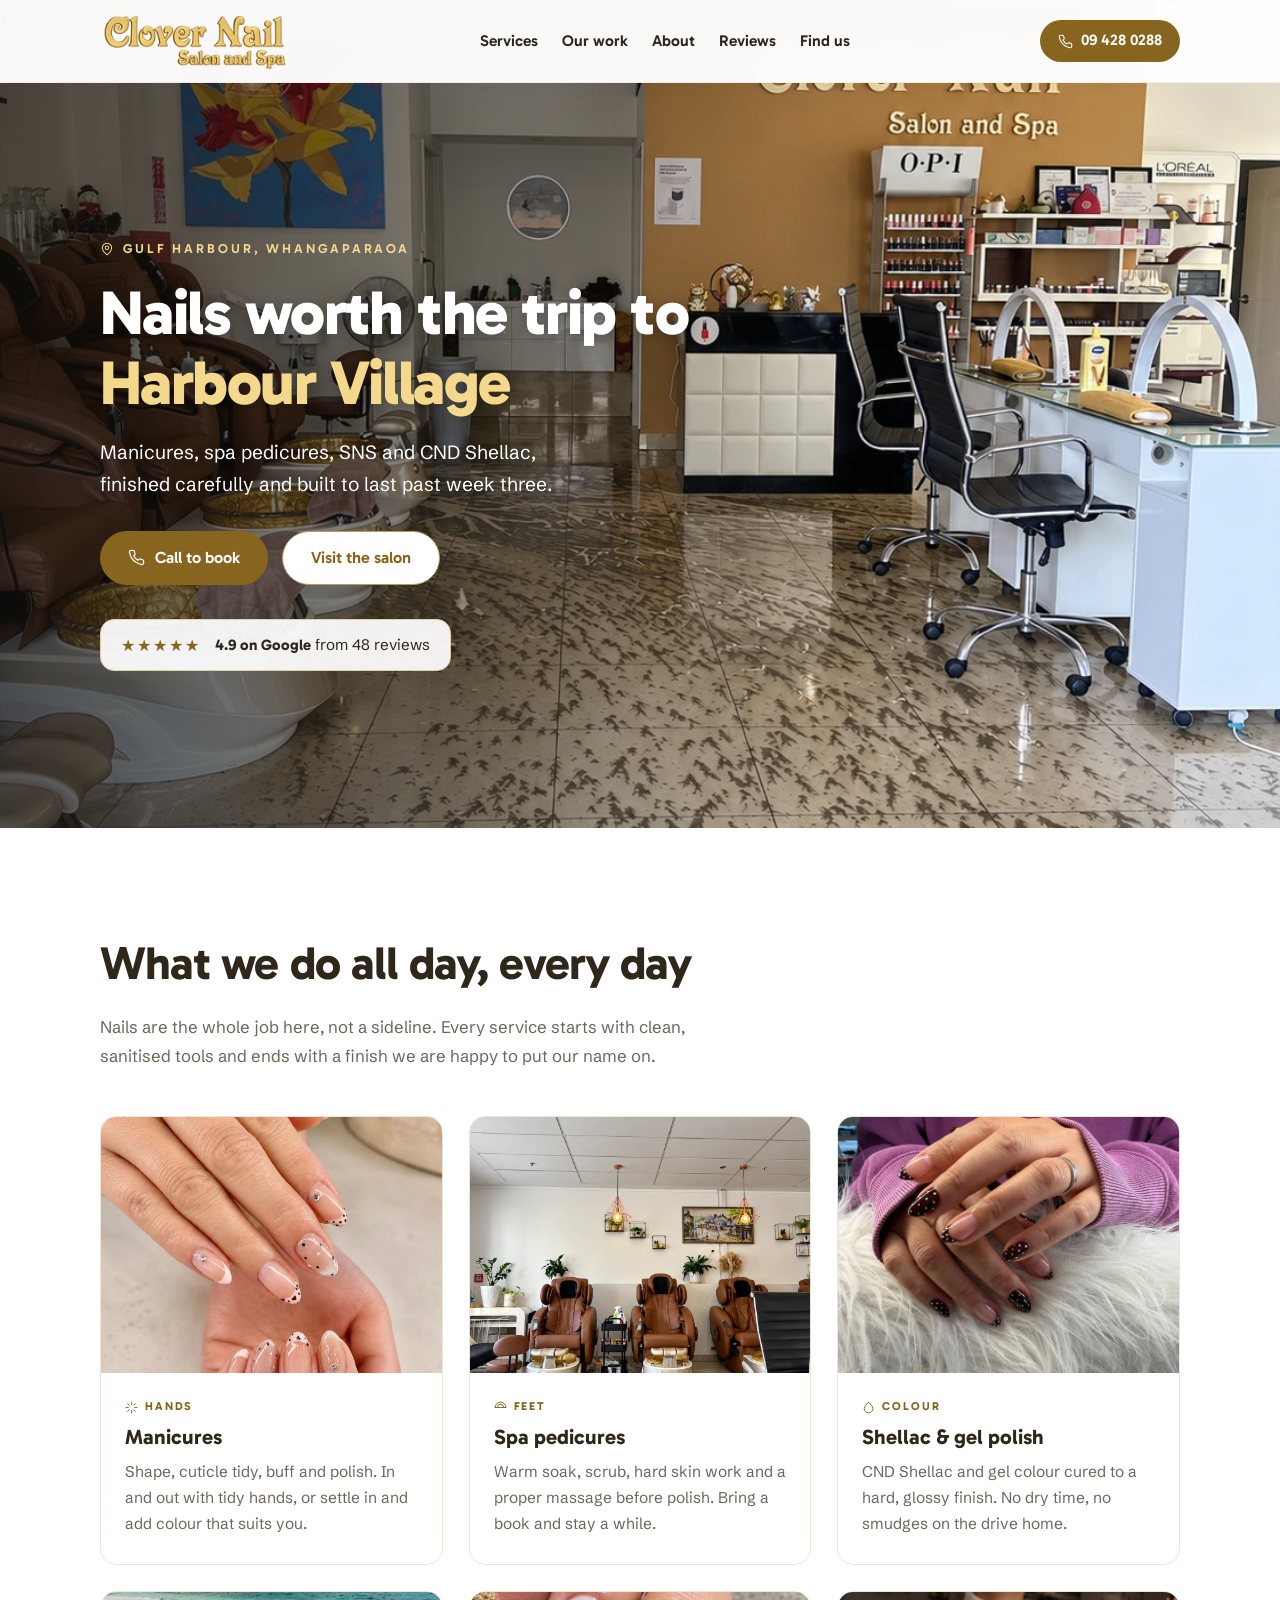
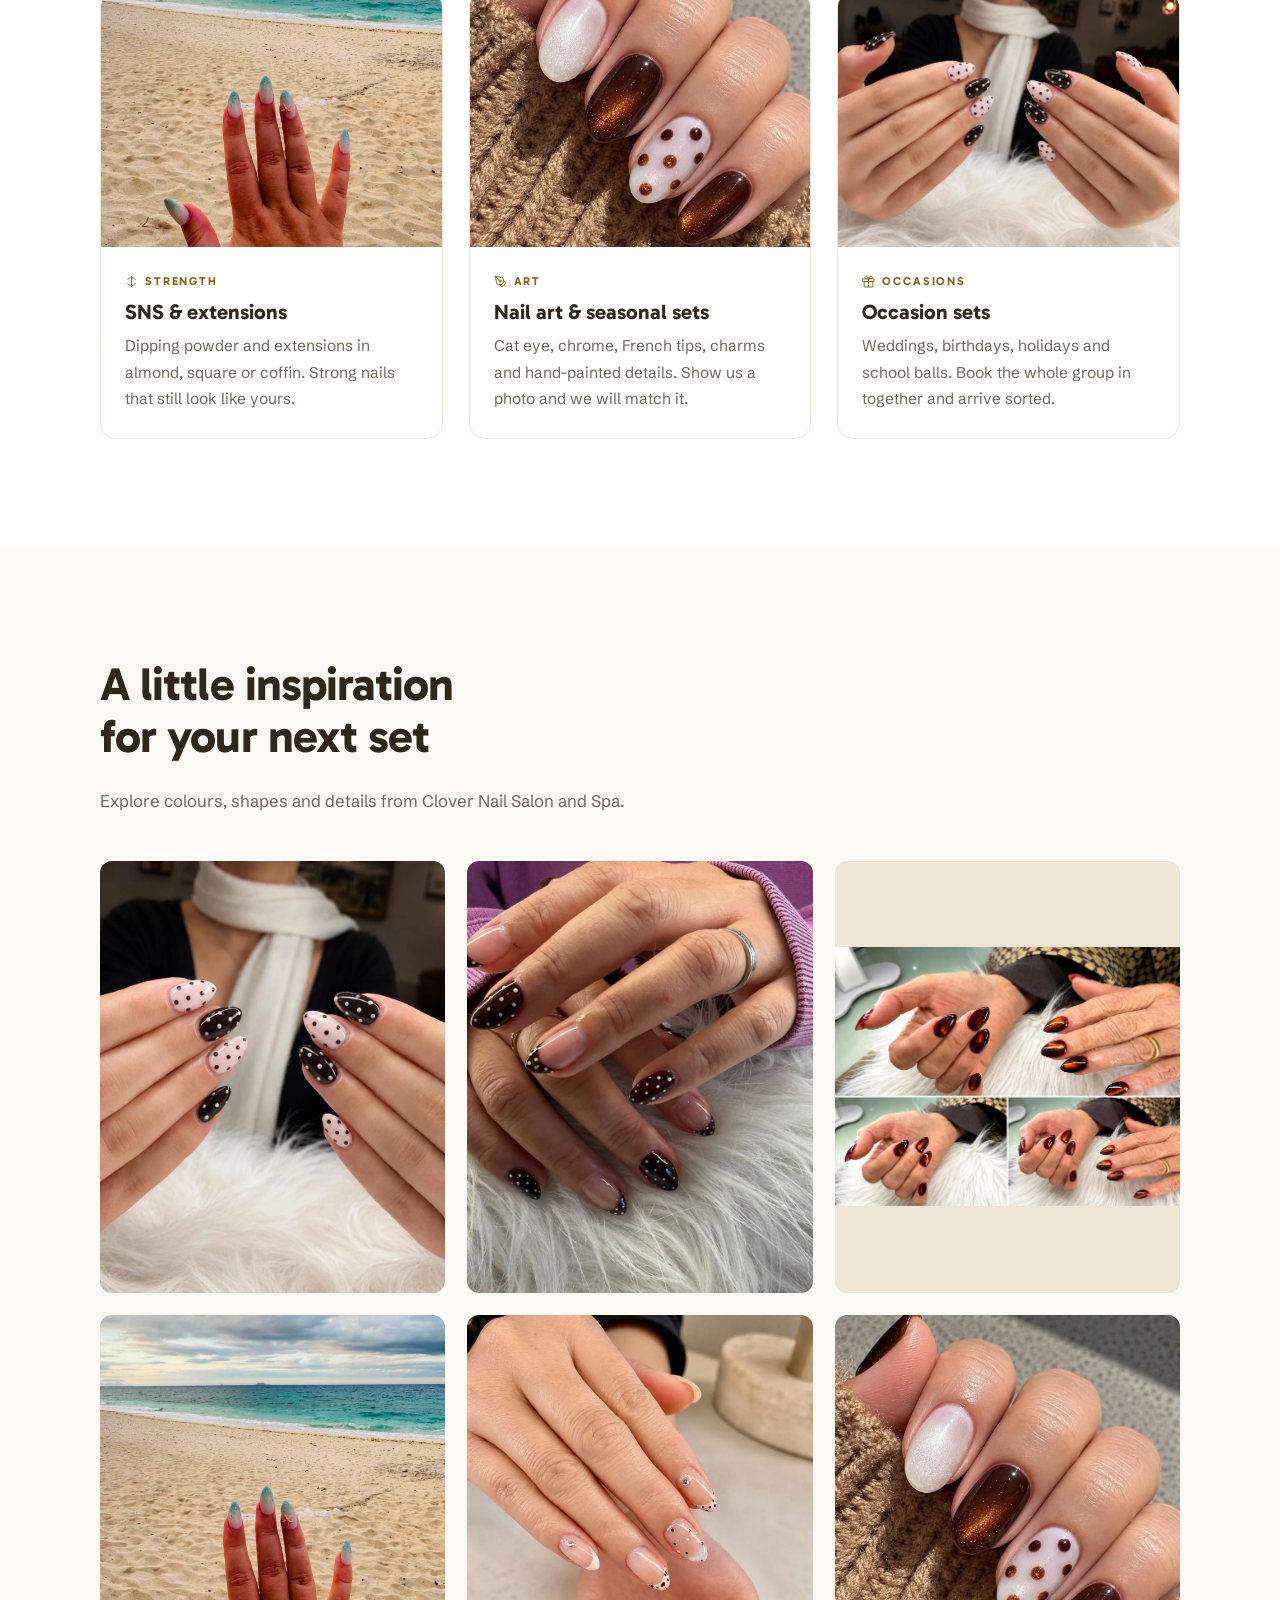
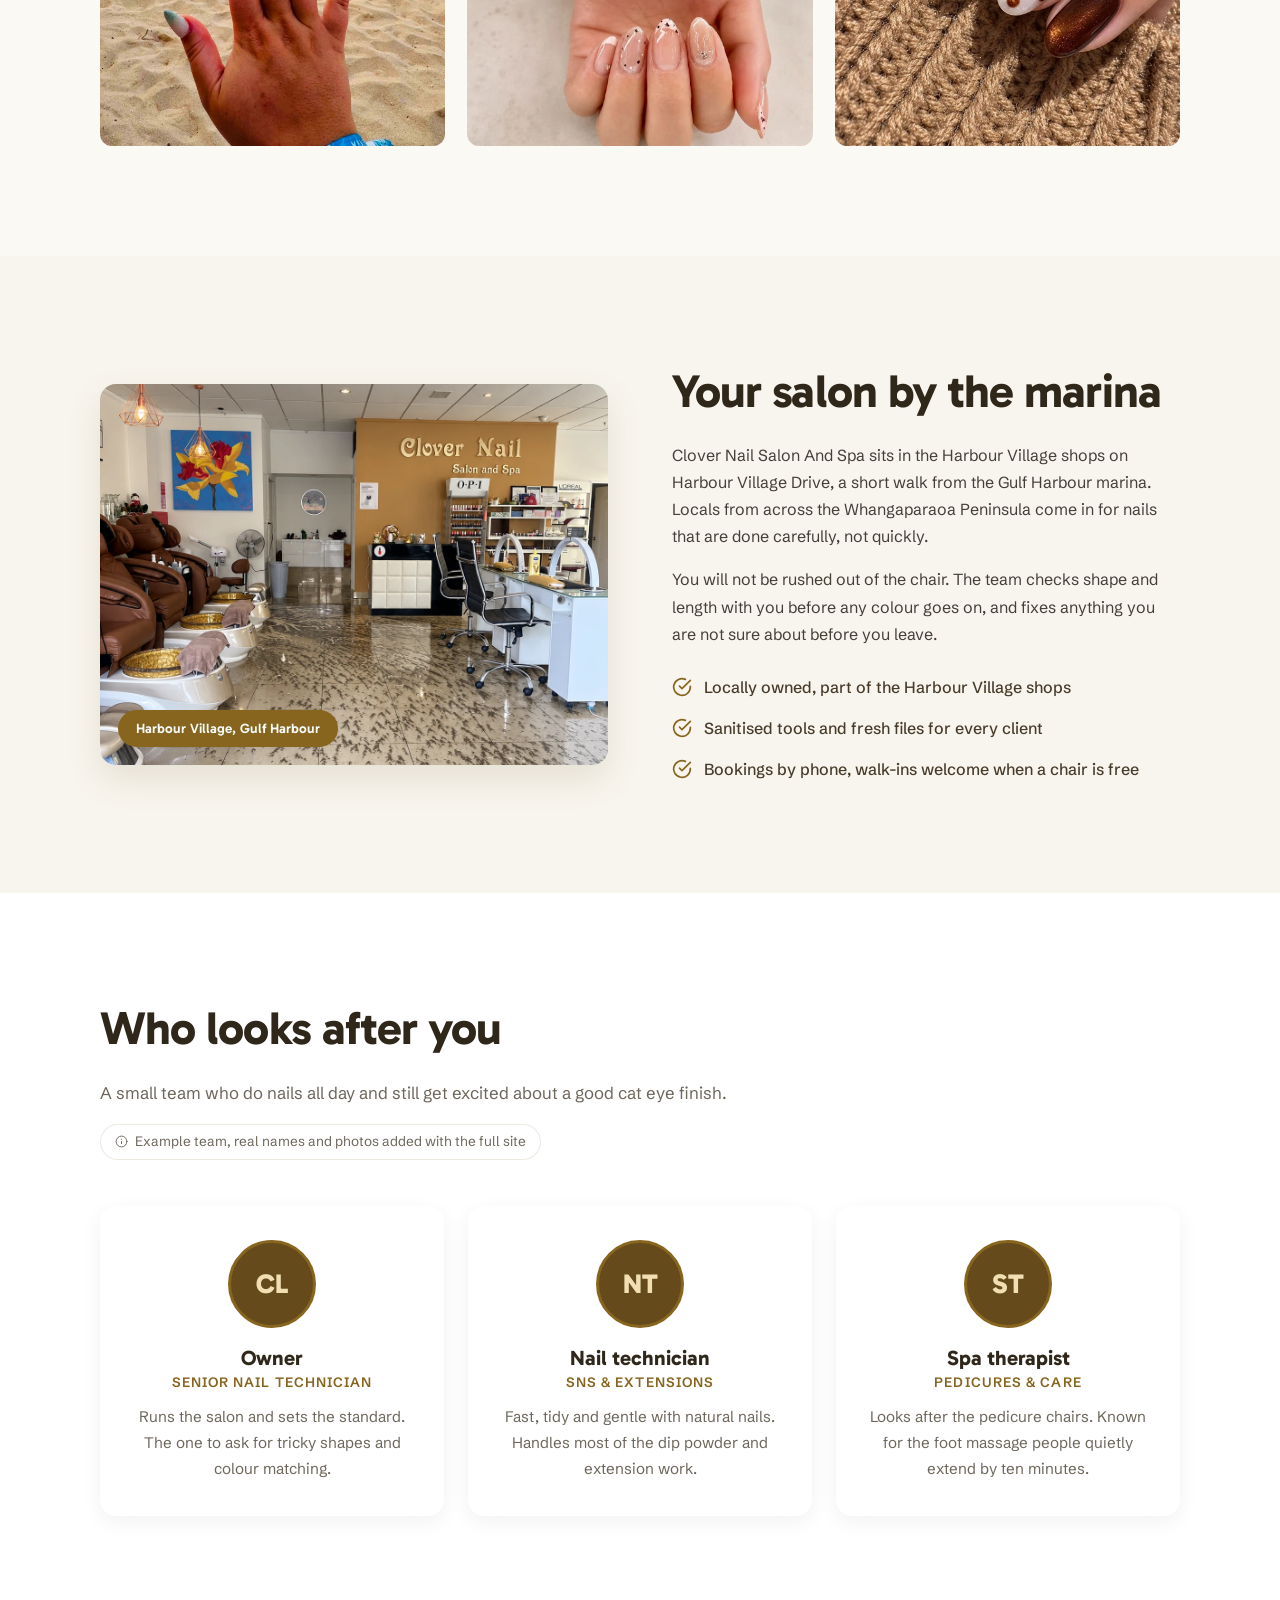
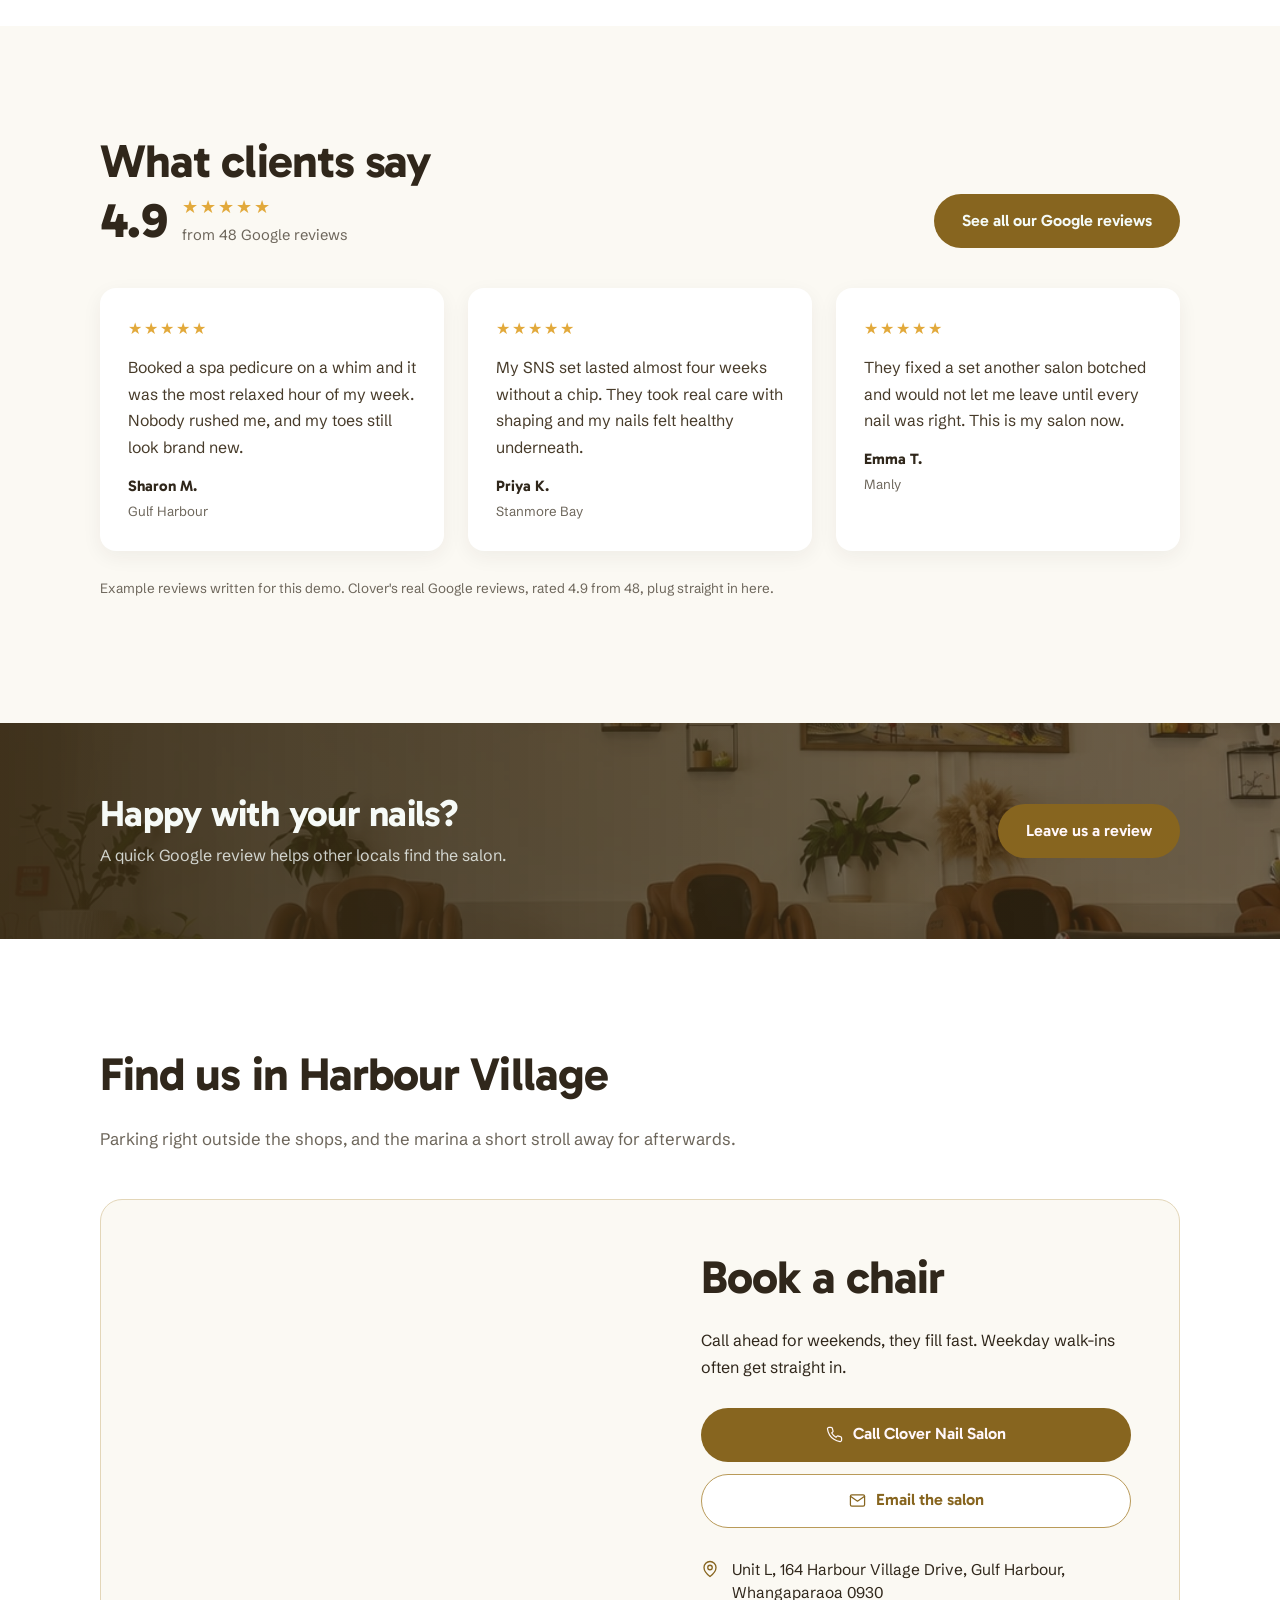
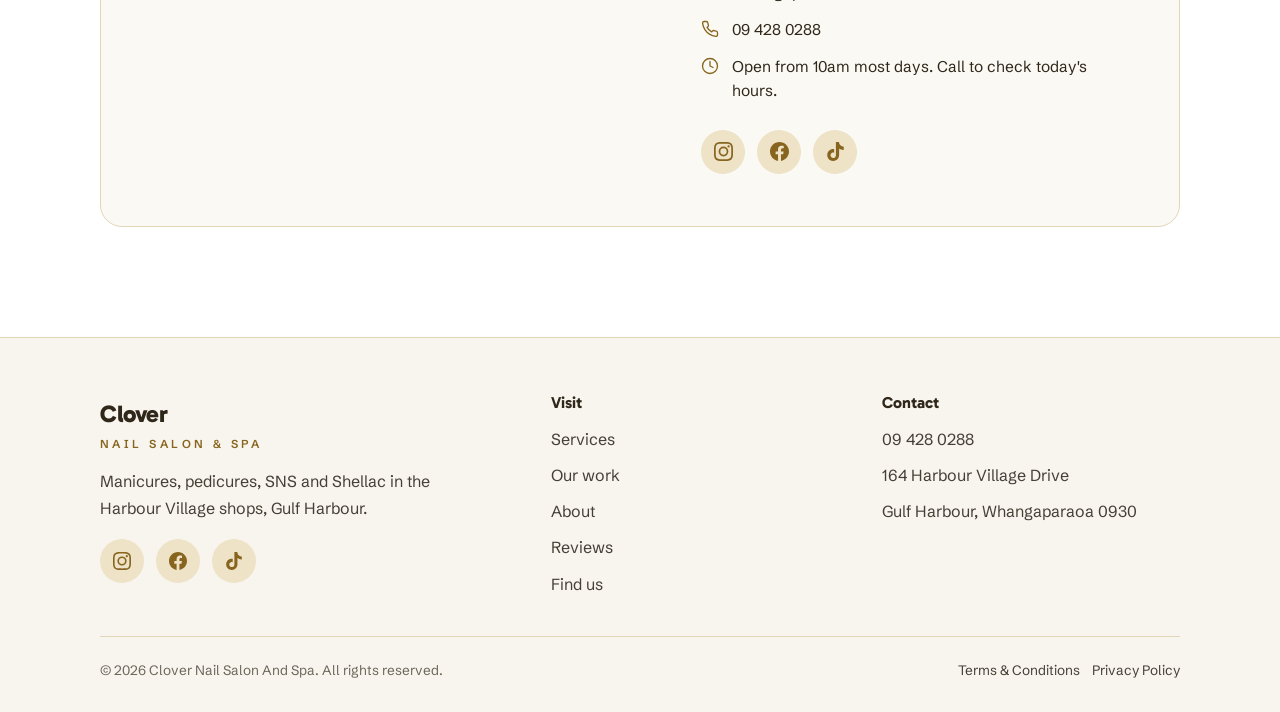
<file: index.html>
<!DOCTYPE html>
<html lang="en-NZ">
<head>
<meta charset="UTF-8">
<meta name="viewport" content="width=device-width, initial-scale=1">
<title>Clover Nail Salon And Spa | Nail Salon, Gulf Harbour</title>
<meta name="description" content="Manicures, spa pedicures, SNS and CND Shellac at Harbour Village, Gulf Harbour. Clover Nail Salon And Spa, rated 4.9 on Google. Call 09 428 0288 to book.">
<meta property="og:title" content="Clover Nail Salon And Spa | Nail Salon, Gulf Harbour">
<meta property="og:description" content="Manicures, spa pedicures, SNS and CND Shellac at Harbour Village, Gulf Harbour. Rated 4.9 on Google.">
<meta property="og:type" content="website">
<meta property="og:image" content="img/studio-interior.webp">
<link rel="icon" href="data:image/svg+xml,%3Csvg xmlns='http://www.w3.org/2000/svg' viewBox='0 0 64 64'%3E%3Crect width='64' height='64' rx='16' fill='%2387651f'/%3E%3Ctext x='32' y='44' font-family='Georgia,serif' font-size='36' font-weight='bold' fill='%23ffffff' text-anchor='middle'%3EC%3C/text%3E%3C/svg%3E">
<link rel="preload" as="image" href="img/studio-interior.webp" fetchpriority="high">
<link rel="preconnect" href="https://fonts.googleapis.com">
<link rel="preconnect" href="https://fonts.gstatic.com" crossorigin>
<link href="https://fonts.googleapis.com/css2?family=Gabarito:wght@500;600;700;800&family=Schibsted+Grotesk:ital,wght@0,400;0,500;0,600;0,700;1,400&display=swap" rel="stylesheet">
<style>
:root{
  --ink:#30271b;
  --ink-2:#473b2a;
  --green:#87651f;
  --green-deep:#654b1c;
  --rose:#87651f;
  --rose-soft:#f1dfb3;
  --bg:#ffffff;
  --bone:#f8f5ee;
  --blush:#fbf9f3;
  --text:#453f36;
  --muted:#6d665b;
  --radius:16px;
  --shadow:0 14px 34px rgba(112,83,29,.13);
  --ease:cubic-bezier(.16,1,.3,1);
}
*,*::before,*::after{box-sizing:border-box}
html{scroll-behavior:smooth}
body{margin:0;font-family:"Schibsted Grotesk",sans-serif;font-size:16px;line-height:1.7;color:var(--text);background:var(--bg);overflow-x:hidden}
img{max-width:100%;image-orientation:from-image}
h1,h2,h3,h4{font-family:"Gabarito",sans-serif;color:var(--ink);line-height:1.12;margin:0 0 .5em}
h2{font-size:clamp(1.9rem,4.5vw,2.9rem);font-weight:700;letter-spacing:-.02em;text-wrap:balance}
h3{font-size:1.3rem;font-weight:700}
p{margin:0 0 1em}
a{color:var(--green)}
::selection{background:var(--rose-soft);color:var(--ink)}
.wrap{max-width:1120px;margin:0 auto;padding:0 20px}
.svc-grid>*,.about-grid>*,.crew-grid>*,.rev-grid>*,.contact-card>*,.foot-grid>*{min-width:0}
section{padding:84px 0}
@media(min-width:768px){section{padding:110px 0}}

/* buttons */
.btn{display:inline-flex;align-items:center;justify-content:center;gap:10px;font-family:"Gabarito",sans-serif;font-weight:600;font-size:1.02rem;line-height:1;padding:0 28px;height:54px;border-radius:999px;text-decoration:none;transition:transform .3s var(--ease),box-shadow .3s var(--ease),background .3s var(--ease);white-space:nowrap}
.btn:active{transform:scale(.98)}
.btn svg{flex:none}
.btn-primary{background:var(--green);color:#f4faf7}
.btn-primary:hover{background:var(--green-deep);transform:translateY(-2px);box-shadow:0 12px 26px rgba(112,83,29,.28)}
.btn-rose{background:var(--rose);color:#fff7fa}
.btn-rose:hover{background:#654b1c;transform:translateY(-2px);box-shadow:0 12px 26px rgba(135,101,31,.32)}
.btn-ghost{background:rgba(255,255,255,.13);color:#fff;border:1px solid rgba(255,255,255,.45);backdrop-filter:blur(6px)}
.btn-ghost:hover{background:rgba(255,255,255,.24);transform:translateY(-2px)}

/* intro overlay */
#intro{position:fixed;inset:0;z-index:200;background:var(--green-deep);display:flex;align-items:center;justify-content:center;flex-direction:column;gap:10px;transition:opacity .7s var(--ease),visibility .7s}
#intro .intro-name{font-family:"Gabarito",sans-serif;font-weight:800;font-size:clamp(2rem,6vw,3.4rem);color:#f4faf7;letter-spacing:-.02em;opacity:0;transform:translateY(14px);animation:introUp .8s var(--ease) .15s forwards}
#intro .intro-sub{font-size:.95rem;letter-spacing:.32em;text-transform:uppercase;color:var(--rose-soft);opacity:0;animation:introUp .8s var(--ease) .4s forwards}
#intro.done{opacity:0;visibility:hidden;pointer-events:none}
@keyframes introUp{to{opacity:1;transform:translateY(0)}}

/* nav */
header{position:fixed;top:0;left:0;right:0;z-index:100;background:rgba(255,255,255,.86);backdrop-filter:blur(14px);border-bottom:1px solid rgba(112,83,29,.08);transition:box-shadow .3s}
header.scrolled{box-shadow:0 6px 24px rgba(48,39,27,.08)}
.nav{display:flex;align-items:center;justify-content:space-between;height:68px;gap:16px}
.logo{font-family:"Gabarito",sans-serif;text-decoration:none;line-height:1;display:flex;flex-direction:column;gap:2px}
.logo .l1{font-weight:800;font-size:1.5rem;color:var(--green);letter-spacing:-.02em}
.logo .l2{font-size:.72rem;font-weight:600;letter-spacing:.3em;text-transform:uppercase;color:var(--rose)}
.nav-links{display:none;align-items:center;gap:30px;list-style:none;margin:0;padding:0}
.nav-links a{font-family:"Gabarito",sans-serif;font-weight:600;font-size:.98rem;color:var(--ink);text-decoration:none;transition:color .25s}
.nav-links a:hover{color:var(--rose)}
.nav-phone{display:none;align-items:center;gap:8px;height:42px;padding:0 18px;border-radius:999px;background:var(--green);color:#f4faf7;font-family:"Gabarito",sans-serif;font-weight:600;font-size:.95rem;line-height:1;text-decoration:none;transition:background .25s,transform .25s}
.nav-phone:hover{background:var(--green-deep);transform:translateY(-1px)}
.nav-burger{display:flex;flex-direction:column;justify-content:center;gap:5px;width:46px;height:46px;padding:11px;background:none;border:0;cursor:pointer}
.nav-burger span{display:block;height:2px;background:var(--ink);border-radius:2px;transition:transform .3s var(--ease),opacity .3s}
.nav-burger.open span:nth-child(1){transform:translateY(7px) rotate(45deg)}
.nav-burger.open span:nth-child(2){opacity:0}
.nav-burger.open span:nth-child(3){transform:translateY(-7px) rotate(-45deg)}
#mobileMenu{display:none;flex-direction:column;gap:4px;padding:10px 20px 22px;background:rgba(255,255,255,.98);border-bottom:1px solid rgba(112,83,29,.1)}
#mobileMenu.open{display:flex}
#mobileMenu a{font-family:"Gabarito",sans-serif;font-weight:600;font-size:1.1rem;color:var(--ink);text-decoration:none;padding:12px 4px;border-bottom:1px solid rgba(112,83,29,.07)}
#mobileMenu a.m-call{margin-top:10px;background:var(--green);color:#f4faf7;border:0;border-radius:999px;text-align:center;padding:14px}
@media(min-width:900px){
  .nav-links{display:flex}
  .nav-phone{display:inline-flex}
  .nav-burger,#mobileMenu{display:none!important}
}

/* hero */
.hero{position:relative;min-height:100dvh;display:flex;align-items:center;background:var(--green-deep);overflow:hidden;padding:110px 0 70px}
.hero-slides{position:absolute;inset:0}
.hero-slide{position:absolute;inset:0;background-size:cover;background-position:center;opacity:0;transition:opacity 1.6s ease}
.hero-slide.active{opacity:1}
.hero::after{content:"";position:absolute;inset:0;background:linear-gradient(180deg,rgba(20,52,40,.62) 0%,rgba(20,52,40,.5) 45%,rgba(16,42,32,.72) 100%)}
.hero-inner{position:relative;z-index:2;max-width:1120px;margin:0 auto;padding:0 20px;width:100%}
.hero-eyebrow{display:inline-flex;align-items:center;gap:9px;font-family:"Gabarito",sans-serif;font-weight:600;font-size:.82rem;letter-spacing:.22em;text-transform:uppercase;color:var(--rose-soft);margin-bottom:18px}
.hero-eyebrow svg{flex:none}
.hero h1{font-size:clamp(2.4rem,5.8vw,3.9rem);font-weight:800;color:#fdfdfb;letter-spacing:-.025em;max-width:20ch;margin-bottom:18px}
.hero h1 em{font-style:normal;color:var(--rose-soft)}
.hero-sub{font-size:clamp(1.02rem,2vw,1.2rem);color:rgba(250,252,250,.92);max-width:46ch;margin-bottom:30px}
.hero-ctas{display:flex;flex-wrap:wrap;gap:14px;margin-bottom:34px}
.hero-review{display:inline-flex;align-items:center;gap:14px;padding:14px 20px;border-radius:14px;background:rgba(255,255,255,.12);border:1px solid rgba(255,255,255,.28);backdrop-filter:blur(10px);color:#fff}
.hero-review .stars{color:#f6c76d;letter-spacing:2px;font-size:1.02rem;line-height:1}
.hero-review .hr-text{font-size:.95rem;line-height:1.4}
.hero-review .hr-text strong{font-family:"Gabarito",sans-serif;font-weight:700}
.hero-review a{color:#fff}

/* section headings */
.sec-head{max-width:640px;margin-bottom:46px}
.sec-head p{color:var(--muted);font-size:1.05rem}
.sec-head.center{margin-left:auto;margin-right:auto;text-align:center}

/* services */
.svc-grid{display:grid;grid-template-columns:1fr;gap:26px}
@media(min-width:640px){.svc-grid{grid-template-columns:repeat(2,1fr)}}
@media(min-width:1000px){.svc-grid{grid-template-columns:repeat(3,1fr)}}
.svc-card{background:#fff;border-radius:var(--radius);overflow:hidden;box-shadow:0 6px 20px rgba(48,39,27,.07);transition:transform .35s var(--ease),box-shadow .35s var(--ease)}
.svc-card:hover{transform:translateY(-6px);box-shadow:var(--shadow)}
.svc-card figure{margin:0;aspect-ratio:4/3;overflow:hidden}
.svc-card img{width:100%;height:100%;object-fit:cover;display:block;filter:saturate(.85) contrast(1.05);transition:transform .6s var(--ease)}
.svc-card:hover img{transform:scale(1.05)}
.svc-body{padding:22px 24px 26px}
.svc-tag{display:inline-flex;align-items:center;gap:7px;font-family:"Gabarito",sans-serif;font-size:.72rem;font-weight:700;letter-spacing:.16em;text-transform:uppercase;color:var(--rose);margin-bottom:8px}
.svc-body p{margin:0;color:var(--muted);font-size:.97rem}

/* about */
.about{background:var(--bone)}
.about-grid{display:grid;grid-template-columns:1fr;gap:44px;align-items:center}
@media(min-width:900px){.about-grid{grid-template-columns:1fr 1fr;gap:64px}}
.about-photo{position:relative}
.about-photo img{width:100%;height:auto;aspect-ratio:4/3;object-fit:cover;border-radius:var(--radius);filter:saturate(.85) contrast(1.05);box-shadow:var(--shadow);display:block}
.about-photo::after{content:"Harbour Village, Gulf Harbour";position:absolute;left:18px;bottom:18px;background:var(--green);color:#f4faf7;font-family:"Gabarito",sans-serif;font-weight:600;font-size:.85rem;line-height:1;padding:12px 18px;border-radius:999px}
.about-check{list-style:none;margin:26px 0 0;padding:0;display:flex;flex-direction:column;gap:14px}
.about-check li{display:flex;gap:12px;align-items:flex-start;font-weight:500;color:var(--ink-2)}
.about-check svg{flex:none;margin-top:3px;color:var(--rose)}

/* crew */
.crew-note{font-size:.85rem;color:var(--muted);display:inline-flex;align-items:center;gap:7px;background:#fff;border:1px solid rgba(112,83,29,.12);border-radius:999px;padding:7px 14px;line-height:1.45}
.crew-grid{display:grid;grid-template-columns:1fr;gap:24px;margin-top:38px}
@media(min-width:700px){.crew-grid{grid-template-columns:repeat(3,1fr)}}
.crew-card{background:#fff;border-radius:var(--radius);padding:34px 26px;text-align:center;box-shadow:0 6px 20px rgba(48,39,27,.06);transition:transform .35s var(--ease)}
.crew-card:hover{transform:translateY(-5px)}
.crew-avatar{width:88px;height:88px;margin:0 auto 18px;border-radius:50%;background:var(--green-deep);color:var(--rose-soft);display:flex;align-items:center;justify-content:center;font-family:"Gabarito",sans-serif;font-weight:800;font-size:1.7rem;border:3px solid var(--rose)}
.crew-card h3{margin-bottom:2px}
.crew-role{font-size:.85rem;font-weight:600;letter-spacing:.08em;text-transform:uppercase;color:var(--rose);margin-bottom:10px}
.crew-card p{margin:0;color:var(--muted);font-size:.95rem}

/* reviews */
.reviews{background:var(--blush)}
.rev-top{display:flex;flex-wrap:wrap;align-items:flex-end;justify-content:space-between;gap:20px;margin-bottom:40px}
.rev-score{display:flex;align-items:center;gap:14px}
.rev-score .big{font-family:"Gabarito",sans-serif;font-weight:800;font-size:3rem;color:var(--ink);line-height:1}
.rev-score .stars{color:#e2a93b;font-size:1.1rem;letter-spacing:2px;line-height:1.3}
.rev-score .cnt{font-size:.92rem;color:var(--muted)}
.rev-grid{display:grid;grid-template-columns:1fr;gap:24px}
@media(min-width:800px){.rev-grid{grid-template-columns:repeat(3,1fr)}}
.rev-card{background:#fff;border-radius:var(--radius);padding:28px;box-shadow:0 6px 20px rgba(48,39,27,.06);display:flex;flex-direction:column;gap:12px}
.rev-card .stars{color:#e2a93b;letter-spacing:2px;font-size:.98rem}
.rev-card blockquote{margin:0;font-size:.99rem;color:var(--ink-2)}
.rev-card .who{font-family:"Gabarito",sans-serif;font-weight:700;color:var(--ink);font-size:.95rem}
.rev-card .who span{display:block;font-family:"Schibsted Grotesk",sans-serif;font-weight:400;color:var(--muted);font-size:.83rem}
.rev-badge{margin-top:26px;font-size:.84rem;color:var(--muted)}

/* review banner */
.rev-banner{background:var(--green-deep);padding:70px 0}
.rev-banner .inner{display:flex;flex-wrap:wrap;align-items:center;justify-content:space-between;gap:26px}
.rev-banner h2{color:#f6faf7;margin:0;font-size:clamp(1.6rem,3.6vw,2.3rem)}
.rev-banner p{color:rgba(244,250,247,.8);margin:8px 0 0;max-width:44ch}

/* contact */
.contact-card{background:var(--green-deep);border-radius:22px;overflow:hidden;display:grid;grid-template-columns:1fr;box-shadow:0 20px 50px rgba(112,83,29,.25)}
@media(min-width:900px){.contact-card{grid-template-columns:1.05fr 1fr}}
.contact-map{min-height:320px;order:2}
@media(min-width:900px){.contact-map{order:1}}
.contact-map iframe{width:100%;height:100%;min-height:320px;border:0;display:block}
.contact-info{order:1;padding:40px 28px}
@media(min-width:900px){.contact-info{order:2;padding:52px 48px}}
.contact-info h2{color:#f6faf7}
.contact-info>p{color:rgba(244,250,247,.82);margin-bottom:26px}
.contact-btns{display:flex;flex-direction:column;gap:12px;margin-bottom:30px}
.contact-btns .btn{width:100%}
.c-rows{display:flex;flex-direction:column;gap:14px;margin-bottom:28px}
.c-row{display:flex;gap:13px;align-items:flex-start;color:rgba(246,250,247,.92);font-size:.97rem;line-height:1.5}
.c-row svg{flex:none;margin-top:2px;color:var(--rose-soft)}
.c-row a{color:#fff;text-decoration:none}
.c-row a:hover{text-decoration:underline}
.socials{display:flex;gap:12px}
.socials a{width:44px;height:44px;border-radius:50%;display:flex;align-items:center;justify-content:center;background:rgba(255,255,255,.12);color:#fff;transition:background .25s,transform .25s}
.socials a:hover{background:var(--rose);transform:translateY(-2px)}

/* footer */
footer{background:var(--ink);color:rgba(240,245,241,.75);padding:56px 0 30px}
.foot-grid{display:grid;grid-template-columns:1fr;gap:34px;margin-bottom:38px}
@media(min-width:800px){.foot-grid{grid-template-columns:1.4fr 1fr 1fr}}
.foot-logo .l1{font-family:"Gabarito",sans-serif;font-weight:800;font-size:1.5rem;color:#f4faf7;letter-spacing:-.02em}
.foot-logo .l2{font-size:.72rem;font-weight:600;letter-spacing:.3em;text-transform:uppercase;color:#e5ce97}
footer h3{color:#f4faf7;font-size:1rem;margin-bottom:14px}
footer ul{list-style:none;margin:0;padding:0;display:flex;flex-direction:column;gap:9px}
footer a{color:rgba(240,245,241,.75);text-decoration:none;transition:color .25s}
footer a:hover{color:var(--rose-soft)}
.foot-bottom{border-top:1px solid rgba(255,255,255,.1);padding-top:22px;display:flex;flex-wrap:wrap;justify-content:space-between;gap:12px;font-size:.85rem;color:rgba(240,245,241,.55)}
footer .socials a{background:rgba(255,255,255,.08)}

/* reveal */
.reveal{opacity:0;transform:translateY(26px);transition:opacity .8s var(--ease),transform .8s var(--ease)}
.reveal.in{opacity:1;transform:none}

@media (prefers-reduced-motion: reduce){
  html{scroll-behavior:auto}
  *,*::before,*::after{animation-duration:.01ms!important;animation-iteration-count:1!important;transition-duration:.01ms!important}
  .reveal{opacity:1;transform:none}
  #intro{display:none}
}
.logo img{display:block;width:190px;height:auto;max-height:62px;object-fit:contain}a:focus-visible,button:focus-visible{outline:3px solid #b89142;outline-offset:5px}
</style>
<style>
/* Gold and white brand treatment */
header{background:rgba(255,255,255,.97)}
.nav{height:82px}.nav-links{gap:24px}
#intro{background:#fff}#intro>img{width:min(380px,80vw);height:auto}
.hero{background:#f4eee2;min-height:780px;min-height:92svh;padding-top:150px}
.hero-slide{background-position:72% 53%;background-size:cover}
.hero::after{background:linear-gradient(90deg,rgba(255,255,255,.97) 0%,rgba(255,255,255,.91) 28%,rgba(255,255,255,.62) 52%,rgba(255,255,255,.06) 82%)}
.hero h1{color:var(--ink);max-width:17ch}.hero h1 em{color:var(--green)}
.hero-eyebrow{color:var(--green)}.hero-sub{color:var(--text);max-width:40ch}
.hero .btn-ghost{background:#fff;color:var(--green);border-color:#b99a59;backdrop-filter:none}
.hero-review{background:rgba(255,255,255,.93);border-color:#dfcfaa;color:var(--ink);backdrop-filter:none}
.hero-review .stars{color:#87651f}
.svc-card img,.about-photo img{filter:none}
.svc-card{border:1px solid #eee5d5;box-shadow:none}
.nail-gallery{background:#fbf9f3}.nail-gallery-grid{display:grid;grid-template-columns:repeat(3,minmax(0,1fr));gap:22px}
.nail-gallery-grid figure{margin:0;overflow:hidden;border-radius:12px;background:#eee5d5}
.nail-gallery-grid a{display:block;height:100%}.nail-gallery-grid img{display:block;width:100%;height:100%;aspect-ratio:4/5;object-fit:cover}
.nail-gallery-grid figure:nth-child(3) img{object-fit:contain}
.rev-banner{background:linear-gradient(90deg,rgba(57,43,20,.94),rgba(57,43,20,.65)),url('img/studio-pedicure.webp') center 55%/cover}
.contact-card{background:#fbf9f3;border:1px solid #e3d6b8;box-shadow:none}
.contact-info h2,.contact-info>p,.c-row,.c-row a{color:var(--ink)}.c-row svg{color:var(--green)}
.contact-info .btn-ghost{background:white;color:var(--green);border-color:#b99a59;backdrop-filter:none}
.contact-info .socials a{background:#eee2c7;color:var(--green)}
footer{background:#f8f5ee;color:var(--text);border-top:1px solid #e3d6b8}footer h3,footer .foot-logo .l1{color:var(--ink)}footer .foot-logo .l2{color:var(--green)}footer a{color:var(--text)}footer a:hover{color:var(--green)}.foot-bottom{color:var(--muted);border-color:#e3d6b8}footer .socials a{background:#eee2c7;color:var(--green)}
section[id]{scroll-margin-top:82px}
@media(max-width:700px){.logo img{width:168px}.hero{min-height:850px;min-height:100svh;padding:135px 0 60px}.hero::after{background:linear-gradient(90deg,rgba(255,255,255,.94),rgba(255,255,255,.73))}.hero-slide{background-position:center}.nail-gallery-grid{grid-template-columns:repeat(2,minmax(0,1fr));gap:12px}.hero-review{gap:10px;padding:12px 14px}.hero-review .hr-text{font-size:.85rem}}
</style>
<link rel="stylesheet" href="hero-clarity.css">
</head>
<body>

<div id="intro" aria-hidden="true">
  <img src="img/clover-gold-logo.webp" alt="Clover Nail Salon and Spa" width="2172" height="724">
</div>

<header id="siteHeader">
  <div class="wrap nav">
    <a class="logo" href="#top" aria-label="Clover Nail Salon And Spa, home"><img src="img/clover-gold-logo.webp" alt="Clover Nail Salon and Spa" width="2172" height="724">
    </a>
    <ul class="nav-links">
      <li><a href="#services">Services</a></li>
      <li><a href="#gallery">Our work</a></li>
      <li><a href="#about">About</a></li>
      <li><a href="#reviews">Reviews</a></li>
      <li><a href="#contact">Find us</a></li>
    </ul>
    <a class="nav-phone" href="tel:+6494280288">
      <svg width="15" height="15" viewBox="0 0 24 24" fill="none" stroke="currentColor" stroke-width="1.75" stroke-linecap="round" stroke-linejoin="round" aria-hidden="true"><path d="M22 16.92v3a2 2 0 0 1-2.18 2 19.79 19.79 0 0 1-8.63-3.07 19.5 19.5 0 0 1-6-6 19.79 19.79 0 0 1-3.07-8.67A2 2 0 0 1 4.11 2h3a2 2 0 0 1 2 1.72c.13.96.36 1.9.7 2.81a2 2 0 0 1-.45 2.11L8.09 9.91a16 16 0 0 0 6 6l1.27-1.27a2 2 0 0 1 2.11-.45c.91.34 1.85.57 2.81.7A2 2 0 0 1 22 16.92z"/></svg>
      09 428 0288
    </a>
    <button class="nav-burger" id="burger" aria-label="Open menu" aria-expanded="false">
      <span></span><span></span><span></span>
    </button>
  </div>
  <nav id="mobileMenu" aria-label="Mobile">
    <a href="#services">Services</a>
    <a href="#gallery">Our work</a>
    <a href="#about">About</a>
    <a href="#reviews">Reviews</a>
    <a href="#contact">Find us</a>
    <a class="m-call" href="tel:+6494280288">Call 09 428 0288</a>
  </nav>
</header>

<main id="top">

<section class="hero" id="home" aria-label="Welcome">
  <div class="hero-slides" aria-hidden="true">
    <div class="hero-slide active" style="background-image:url('img/studio-interior.webp')"></div>
    <div class="hero-slide" data-src="img/studio-pedicure.webp"></div>
  </div>
  <div class="hero-inner">
    <span class="hero-eyebrow">
      <svg width="14" height="14" viewBox="0 0 24 24" fill="none" stroke="currentColor" stroke-width="1.75" stroke-linecap="round" stroke-linejoin="round" aria-hidden="true"><path d="M20 10c0 6-8 12-8 12s-8-6-8-12a8 8 0 0 1 16 0z"/><circle cx="12" cy="10" r="3"/></svg>
      Gulf Harbour, Whangaparaoa
    </span>
    <h1>Nails worth the trip to <em>Harbour Village</em></h1>
    <p class="hero-sub">Manicures, spa pedicures, SNS and CND Shellac, finished carefully and built to last past week three.</p>
    <div class="hero-ctas">
      <a class="btn btn-rose" href="tel:+6494280288">
        <svg width="17" height="17" viewBox="0 0 24 24" fill="none" stroke="currentColor" stroke-width="1.75" stroke-linecap="round" stroke-linejoin="round" aria-hidden="true"><path d="M22 16.92v3a2 2 0 0 1-2.18 2 19.79 19.79 0 0 1-8.63-3.07 19.5 19.5 0 0 1-6-6 19.79 19.79 0 0 1-3.07-8.67A2 2 0 0 1 4.11 2h3a2 2 0 0 1 2 1.72c.13.96.36 1.9.7 2.81a2 2 0 0 1-.45 2.11L8.09 9.91a16 16 0 0 0 6 6l1.27-1.27a2 2 0 0 1 2.11-.45c.91.34 1.85.57 2.81.7A2 2 0 0 1 22 16.92z"/></svg>
        Call to book
      </a>
      <a class="btn btn-ghost" href="#contact">Visit the salon</a>
    </div>
    <div class="hero-review">
      <span class="stars" aria-hidden="true">&#9733;&#9733;&#9733;&#9733;&#9733;</span>
      <span class="hr-text"><strong>4.9 on Google</strong> from 48 reviews</span>
    </div>
  </div>
</section>

<section id="services">
  <div class="wrap">
    <div class="sec-head reveal">
      <h2>What we do all day, every day</h2>
      <p>Nails are the whole job here, not a sideline. Every service starts with clean, sanitised tools and ends with a finish we are happy to put our name on.</p>
    </div>
    <div class="svc-grid">
      <article class="svc-card reveal">
        <figure><img src="img/nail-design-5.webp" alt="Soft pink manicure with delicate white nail art" width="1000" height="667" loading="lazy"></figure>
        <div class="svc-body">
          <span class="svc-tag">
            <svg width="13" height="13" viewBox="0 0 24 24" fill="none" stroke="currentColor" stroke-width="1.75" stroke-linecap="round" stroke-linejoin="round" aria-hidden="true"><path d="M12 2v4M12 18v4M4.93 4.93l2.83 2.83M16.24 16.24l2.83 2.83M2 12h4M18 12h4M4.93 19.07l2.83-2.83M16.24 7.76l2.83-2.83"/></svg>
            Hands
          </span>
          <h3>Manicures</h3>
          <p>Shape, cuticle tidy, buff and polish. In and out with tidy hands, or settle in and add colour that suits you.</p>
        </div>
      </article>
      <article class="svc-card reveal">
        <figure><img src="img/studio-pedicure.webp" alt="Pedicure chairs inside Clover Nail Salon and Spa" width="1000" height="667" loading="lazy"></figure>
        <div class="svc-body">
          <span class="svc-tag">
            <svg width="13" height="13" viewBox="0 0 24 24" fill="none" stroke="currentColor" stroke-width="1.75" stroke-linecap="round" stroke-linejoin="round" aria-hidden="true"><path d="M2 12h20M2 12a10 10 0 0 1 20 0M6 12a6 6 0 0 1 12 0"/></svg>
            Feet
          </span>
          <h3>Spa pedicures</h3>
          <p>Warm soak, scrub, hard skin work and a proper massage before polish. Bring a book and stay a while.</p>
        </div>
      </article>
      <article class="svc-card reveal">
        <figure><img src="img/nail-design-2.webp" alt="Glossy burgundy and nude nails" width="1000" height="1000" loading="lazy"></figure>
        <div class="svc-body">
          <span class="svc-tag">
            <svg width="13" height="13" viewBox="0 0 24 24" fill="none" stroke="currentColor" stroke-width="1.75" stroke-linecap="round" stroke-linejoin="round" aria-hidden="true"><path d="M12 2.69l5.66 5.66a8 8 0 1 1-11.31 0z"/></svg>
            Colour
          </span>
          <h3>Shellac &amp; gel polish</h3>
          <p>CND Shellac and gel colour cured to a hard, glossy finish. No dry time, no smudges on the drive home.</p>
        </div>
      </article>
      <article class="svc-card reveal">
        <figure><img src="img/nail-design-4.webp" alt="Long colourful nails photographed beside the beach" width="1000" height="1500" loading="lazy"></figure>
        <div class="svc-body">
          <span class="svc-tag">
            <svg width="13" height="13" viewBox="0 0 24 24" fill="none" stroke="currentColor" stroke-width="1.75" stroke-linecap="round" stroke-linejoin="round" aria-hidden="true"><path d="M12 3v18M5 8l7-5 7 5M5 16l7 5 7-5"/></svg>
            Strength
          </span>
          <h3>SNS &amp; extensions</h3>
          <p>Dipping powder and extensions in almond, square or coffin. Strong nails that still look like yours.</p>
        </div>
      </article>
      <article class="svc-card reveal">
        <figure><img src="img/nail-design-6.webp" alt="Brown, white and dotted nail art" width="1000" height="1500" loading="lazy"></figure>
        <div class="svc-body">
          <span class="svc-tag">
            <svg width="13" height="13" viewBox="0 0 24 24" fill="none" stroke="currentColor" stroke-width="1.75" stroke-linecap="round" stroke-linejoin="round" aria-hidden="true"><path d="M12 19l7-7 3 3-7 7-3-3zM18 13l-1.5-7.5L2 2l3.5 14.5L13 18l5-5zM2 2l7.586 7.586"/><circle cx="11" cy="11" r="2"/></svg>
            Art
          </span>
          <h3>Nail art &amp; seasonal sets</h3>
          <p>Cat eye, chrome, French tips, charms and hand-painted details. Show us a photo and we will match it.</p>
        </div>
      </article>
      <article class="svc-card reveal">
        <figure><img src="img/nail-design-1.webp" alt="Black and blush pink nails with dotted details" width="1000" height="667" loading="lazy"></figure>
        <div class="svc-body">
          <span class="svc-tag">
            <svg width="13" height="13" viewBox="0 0 24 24" fill="none" stroke="currentColor" stroke-width="1.75" stroke-linecap="round" stroke-linejoin="round" aria-hidden="true"><path d="M20 12v10H4V12M2 7h20v5H2zM12 22V7M12 7H7.5a2.5 2.5 0 0 1 0-5C11 2 12 7 12 7zM12 7h4.5a2.5 2.5 0 0 0 0-5C13 2 12 7 12 7z"/></svg>
            Occasions
          </span>
          <h3>Occasion sets</h3>
          <p>Weddings, birthdays, holidays and school balls. Book the whole group in together and arrive sorted.</p>
        </div>
      </article>
    </div>
  </div>
</section>

<section id="gallery" class="nail-gallery"><div class="wrap"><div class="sec-head reveal"><h2>A little inspiration for your next set</h2><p>Explore colours, shapes and details from Clover Nail Salon and Spa.</p></div><div class="nail-gallery-grid"><figure class="reveal"><a href="img/nail-design-1.webp" target="_blank" rel="noopener" aria-label="View black and blush pink dotted nail design"><img src="img/nail-design-1.webp" alt="Black and blush pink dotted nail design" width="1400" height="1050" loading="lazy"></a></figure><figure class="reveal"><a href="img/nail-design-2.webp" target="_blank" rel="noopener" aria-label="View burgundy and nude almond nails"><img src="img/nail-design-2.webp" alt="Burgundy and nude almond nails" width="1400" height="1050" loading="lazy"></a></figure><figure class="reveal"><a href="img/nail-design-3.webp" target="_blank" rel="noopener" aria-label="View copper cat-eye nail design in three views"><img src="img/nail-design-3.webp" alt="Copper cat-eye nail design in three views" width="1400" height="1050" loading="lazy"></a></figure><figure class="reveal"><a href="img/nail-design-4.webp" target="_blank" rel="noopener" aria-label="View colourful nails by the beach"><img src="img/nail-design-4.webp" alt="Colourful nails by the beach" width="1200" height="1600" loading="lazy"></a></figure><figure class="reveal"><a href="img/nail-design-5.webp" target="_blank" rel="noopener" aria-label="View soft pink nails with white detailing"><img src="img/nail-design-5.webp" alt="Soft pink nails with white detailing" width="1086" height="1448" loading="lazy"></a></figure><figure class="reveal"><a href="img/nail-design-6.webp" target="_blank" rel="noopener" aria-label="View chocolate brown, white and dotted nails"><img src="img/nail-design-6.webp" alt="Chocolate brown, white and dotted nails" width="1080" height="1351" loading="lazy"></a></figure></div></div></section>

<section class="about" id="about">
  <div class="wrap about-grid">
    <div class="about-photo reveal">
      <img src="img/studio-interior.webp" alt="Clover Nail Salon and Spa interior with pedicure chairs and reception" width="1400" height="934" loading="lazy">
    </div>
    <div class="reveal">
      <h2>Your salon by the marina</h2>
      <p>Clover Nail Salon And Spa sits in the Harbour Village shops on Harbour Village Drive, a short walk from the Gulf Harbour marina. Locals from across the Whangaparaoa Peninsula come in for nails that are done carefully, not quickly.</p>
      <p>You will not be rushed out of the chair. The team checks shape and length with you before any colour goes on, and fixes anything you are not sure about before you leave.</p>
      <ul class="about-check">
        <li>
          <svg width="20" height="20" viewBox="0 0 24 24" fill="none" stroke="currentColor" stroke-width="2" stroke-linecap="round" stroke-linejoin="round" aria-hidden="true"><path d="M22 11.08V12a10 10 0 1 1-5.93-9.14"/><path d="M22 4L12 14.01l-3-3"/></svg>
          Locally owned, part of the Harbour Village shops
        </li>
        <li>
          <svg width="20" height="20" viewBox="0 0 24 24" fill="none" stroke="currentColor" stroke-width="2" stroke-linecap="round" stroke-linejoin="round" aria-hidden="true"><path d="M22 11.08V12a10 10 0 1 1-5.93-9.14"/><path d="M22 4L12 14.01l-3-3"/></svg>
          Sanitised tools and fresh files for every client
        </li>
        <li>
          <svg width="20" height="20" viewBox="0 0 24 24" fill="none" stroke="currentColor" stroke-width="2" stroke-linecap="round" stroke-linejoin="round" aria-hidden="true"><path d="M22 11.08V12a10 10 0 1 1-5.93-9.14"/><path d="M22 4L12 14.01l-3-3"/></svg>
          Bookings by phone, walk-ins welcome when a chair is free
        </li>
      </ul>
    </div>
  </div>
</section>

<section id="crew">
  <div class="wrap">
    <div class="sec-head reveal">
      <h2>Who looks after you</h2>
      <p>A small team who do nails all day and still get excited about a good cat eye finish.</p>
      <span class="crew-note">
        <svg width="13" height="13" viewBox="0 0 24 24" fill="none" stroke="currentColor" stroke-width="1.75" stroke-linecap="round" stroke-linejoin="round" aria-hidden="true"><circle cx="12" cy="12" r="10"/><path d="M12 16v-4M12 8h.01"/></svg>
        Example team, real names and photos added with the full site
      </span>
    </div>
    <div class="crew-grid">
      <div class="crew-card reveal">
        <div class="crew-avatar" aria-hidden="true">CL</div>
        <h3>Owner</h3>
        <div class="crew-role">Senior nail technician</div>
        <p>Runs the salon and sets the standard. The one to ask for tricky shapes and colour matching.</p>
      </div>
      <div class="crew-card reveal">
        <div class="crew-avatar" aria-hidden="true">NT</div>
        <h3>Nail technician</h3>
        <div class="crew-role">SNS &amp; extensions</div>
        <p>Fast, tidy and gentle with natural nails. Handles most of the dip powder and extension work.</p>
      </div>
      <div class="crew-card reveal">
        <div class="crew-avatar" aria-hidden="true">ST</div>
        <h3>Spa therapist</h3>
        <div class="crew-role">Pedicures &amp; care</div>
        <p>Looks after the pedicure chairs. Known for the foot massage people quietly extend by ten minutes.</p>
      </div>
    </div>
  </div>
</section>

<section class="reviews" id="reviews">
  <div class="wrap">
    <div class="rev-top reveal">
      <div>
        <h2 style="margin-bottom:6px">What clients say</h2>
        <div class="rev-score">
          <span class="big">4.9</span>
          <span>
            <span class="stars" aria-hidden="true">&#9733;&#9733;&#9733;&#9733;&#9733;</span><br>
            <span class="cnt">from 48 Google reviews</span>
          </span>
        </div>
      </div>
      <a class="btn btn-primary" href="https://www.google.com/maps/search/?api=1&amp;query=Clover+Nail+Salon+And+Spa+164+Harbour+Village+Drive+Gulf+Harbour" target="_blank" rel="noopener">See all our Google reviews</a>
    </div>
    <div class="rev-grid">
      <article class="rev-card reveal">
        <span class="stars" aria-hidden="true">&#9733;&#9733;&#9733;&#9733;&#9733;</span>
        <blockquote>Booked a spa pedicure on a whim and it was the most relaxed hour of my week. Nobody rushed me, and my toes still look brand new.</blockquote>
        <div class="who">Sharon M. <span>Gulf Harbour</span></div>
      </article>
      <article class="rev-card reveal">
        <span class="stars" aria-hidden="true">&#9733;&#9733;&#9733;&#9733;&#9733;</span>
        <blockquote>My SNS set lasted almost four weeks without a chip. They took real care with shaping and my nails felt healthy underneath.</blockquote>
        <div class="who">Priya K. <span>Stanmore Bay</span></div>
      </article>
      <article class="rev-card reveal">
        <span class="stars" aria-hidden="true">&#9733;&#9733;&#9733;&#9733;&#9733;</span>
        <blockquote>They fixed a set another salon botched and would not let me leave until every nail was right. This is my salon now.</blockquote>
        <div class="who">Emma T. <span>Manly</span></div>
      </article>
    </div>
    <p class="rev-badge reveal">Example reviews written for this demo. Clover's real Google reviews, rated 4.9 from 48, plug straight in here.</p>
  </div>
</section>

<section class="rev-banner" aria-label="Leave a review">
  <div class="wrap inner">
    <div class="reveal">
      <h2>Happy with your nails?</h2>
      <p>A quick Google review helps other locals find the salon.</p>
    </div>
    <a class="btn btn-rose reveal" href="https://www.google.com/maps/search/?api=1&amp;query=Clover+Nail+Salon+And+Spa+164+Harbour+Village+Drive+Gulf+Harbour" target="_blank" rel="noopener">Leave us a review</a>
  </div>
</section>

<section id="contact">
  <div class="wrap">
    <div class="sec-head reveal">
      <h2>Find us in Harbour Village</h2>
      <p>Parking right outside the shops, and the marina a short stroll away for afterwards.</p>
    </div>
    <div class="contact-card reveal">
      <div class="contact-map">
        <iframe title="Map showing Clover Nail Salon And Spa at 164 Harbour Village Drive, Gulf Harbour" src="https://www.google.com/maps?q=Clover%20Nail%20Salon%20And%20Spa%2C%20164%20Harbour%20Village%20Drive%2C%20Gulf%20Harbour%2C%20Whangaparaoa&amp;output=embed" loading="lazy" referrerpolicy="no-referrer-when-downgrade" allowfullscreen></iframe>
      </div>
      <div class="contact-info">
        <h2>Book a chair</h2>
        <p>Call ahead for weekends, they fill fast. Weekday walk-ins often get straight in.</p>
        <div class="contact-btns">
          <a class="btn btn-rose" href="tel:+6494280288">
            <svg width="17" height="17" viewBox="0 0 24 24" fill="none" stroke="currentColor" stroke-width="1.75" stroke-linecap="round" stroke-linejoin="round" aria-hidden="true"><path d="M22 16.92v3a2 2 0 0 1-2.18 2 19.79 19.79 0 0 1-8.63-3.07 19.5 19.5 0 0 1-6-6 19.79 19.79 0 0 1-3.07-8.67A2 2 0 0 1 4.11 2h3a2 2 0 0 1 2 1.72c.13.96.36 1.9.7 2.81a2 2 0 0 1-.45 2.11L8.09 9.91a16 16 0 0 0 6 6l1.27-1.27a2 2 0 0 1 2.11-.45c.91.34 1.85.57 2.81.7A2 2 0 0 1 22 16.92z"/></svg>
            Call Clover Nail Salon
          </a>
          <a class="btn btn-ghost" data-gmail data-user="cloverdins109" data-domain="gmail.com" data-su="Booking%20enquiry" href="#contact">
            <svg width="17" height="17" viewBox="0 0 24 24" fill="none" stroke="currentColor" stroke-width="1.75" stroke-linecap="round" stroke-linejoin="round" aria-hidden="true"><path d="M4 4h16c1.1 0 2 .9 2 2v12c0 1.1-.9 2-2 2H4c-1.1 0-2-.9-2-2V6c0-1.1.9-2 2-2z"/><path d="M22 6l-10 7L2 6"/></svg>
            Email the salon
          </a>
        </div>
        <div class="c-rows">
          <div class="c-row">
            <svg width="18" height="18" viewBox="0 0 24 24" fill="none" stroke="currentColor" stroke-width="1.75" stroke-linecap="round" stroke-linejoin="round" aria-hidden="true"><path d="M20 10c0 6-8 12-8 12s-8-6-8-12a8 8 0 0 1 16 0z"/><circle cx="12" cy="10" r="3"/></svg>
            <span>Unit L, 164 Harbour Village Drive, Gulf Harbour, Whangaparaoa 0930</span>
          </div>
          <div class="c-row">
            <svg width="18" height="18" viewBox="0 0 24 24" fill="none" stroke="currentColor" stroke-width="1.75" stroke-linecap="round" stroke-linejoin="round" aria-hidden="true"><path d="M22 16.92v3a2 2 0 0 1-2.18 2 19.79 19.79 0 0 1-8.63-3.07 19.5 19.5 0 0 1-6-6 19.79 19.79 0 0 1-3.07-8.67A2 2 0 0 1 4.11 2h3a2 2 0 0 1 2 1.72c.13.96.36 1.9.7 2.81a2 2 0 0 1-.45 2.11L8.09 9.91a16 16 0 0 0 6 6l1.27-1.27a2 2 0 0 1 2.11-.45c.91.34 1.85.57 2.81.7A2 2 0 0 1 22 16.92z"/></svg>
            <span><a href="tel:+6494280288">09 428 0288</a></span>
          </div>
          <div class="c-row">
            <svg width="18" height="18" viewBox="0 0 24 24" fill="none" stroke="currentColor" stroke-width="1.75" stroke-linecap="round" stroke-linejoin="round" aria-hidden="true"><circle cx="12" cy="12" r="10"/><path d="M12 6v6l4 2"/></svg>
            <span>Open from 10am most days. Call to check today's hours.</span>
          </div>
        </div>
        <div class="socials">
          <a href="https://www.instagram.com/clovernails_nz/" target="_blank" rel="noopener" aria-label="Clover Nail Salon on Instagram">
            <svg width="19" height="19" viewBox="0 0 24 24" fill="currentColor" aria-hidden="true"><path d="M12 2.163c3.204 0 3.584.012 4.85.07 3.252.148 4.771 1.691 4.919 4.919.058 1.265.069 1.645.069 4.849 0 3.205-.012 3.584-.069 4.849-.149 3.225-1.664 4.771-4.919 4.919-1.266.058-1.644.07-4.85.07-3.204 0-3.584-.012-4.849-.07-3.26-.149-4.771-1.699-4.919-4.92-.058-1.265-.07-1.644-.07-4.849 0-3.204.013-3.583.07-4.849.149-3.227 1.664-4.771 4.919-4.919 1.266-.057 1.645-.069 4.849-.069zm0-2.163c-3.259 0-3.667.014-4.947.072-4.358.2-6.78 2.618-6.98 6.98-.059 1.281-.073 1.689-.073 4.948 0 3.259.014 3.668.072 4.948.2 4.358 2.618 6.78 6.98 6.98 1.281.058 1.689.072 4.948.072 3.259 0 3.668-.014 4.948-.072 4.354-.2 6.782-2.618 6.979-6.98.059-1.28.073-1.689.073-4.948 0-3.259-.014-3.667-.072-4.947-.196-4.354-2.617-6.78-6.979-6.98-1.281-.059-1.69-.073-4.949-.073zm0 5.838a6.162 6.162 0 1 0 0 12.324 6.162 6.162 0 0 0 0-12.324zm0 10.162a4 4 0 1 1 0-8 4 4 0 0 1 0 8zm6.406-11.845a1.44 1.44 0 1 0 0 2.881 1.44 1.44 0 0 0 0-2.881z"/></svg>
          </a>
          <a href="https://www.facebook.com/clovernailsalon/" target="_blank" rel="noopener" aria-label="Clover Nail Salon on Facebook">
            <svg width="19" height="19" viewBox="0 0 24 24" fill="currentColor" aria-hidden="true"><path d="M24 12.073c0-6.627-5.373-12-12-12s-12 5.373-12 12c0 5.99 4.388 10.954 10.125 11.854v-8.385H7.078v-3.47h3.047V9.43c0-3.007 1.792-4.669 4.533-4.669 1.312 0 2.686.235 2.686.235v2.953H15.83c-1.491 0-1.956.925-1.956 1.874v2.25h3.328l-.532 3.47h-2.796v8.385C19.612 23.027 24 18.062 24 12.073z"/></svg>
          </a>
          <a href="https://www.tiktok.com/search?q=Clover%20Nail%20Salon%20And%20Spa%20Auckland" target="_blank" rel="noopener" aria-label="Find Clover Nail Salon on TikTok">
            <svg width="19" height="19" viewBox="0 0 24 24" fill="currentColor" aria-hidden="true"><path d="M12.525.02c1.31-.02 2.61-.01 3.91-.02.08 1.53.63 3.09 1.75 4.17 1.12 1.11 2.7 1.62 4.24 1.79v4.03c-1.44-.05-2.89-.35-4.2-.97-.57-.26-1.1-.59-1.62-.93-.01 2.92.01 5.84-.02 8.75-.08 1.4-.54 2.79-1.35 3.94-1.31 1.92-3.58 3.17-5.91 3.21-1.43.08-2.86-.31-4.08-1.03-2.02-1.19-3.44-3.37-3.65-5.71-.02-.5-.03-1-.01-1.49.18-1.9 1.12-3.72 2.58-4.96 1.66-1.44 3.98-2.13 6.15-1.72.02 1.48-.04 2.96-.04 4.44-.99-.32-2.15-.23-3.02.37-.63.41-1.11 1.04-1.36 1.75-.21.51-.15 1.07-.14 1.61.24 1.64 1.82 3.02 3.5 2.87 1.12-.01 2.19-.66 2.77-1.61.19-.33.4-.67.41-1.06.1-1.79.06-3.57.07-5.36.01-4.03-.01-8.05.02-12.07z"/></svg>
          </a>
        </div>
      </div>
    </div>
  </div>
</section>

</main>

<footer>
  <div class="wrap">
    <div class="foot-grid">
      <div>
        <div class="foot-logo">
          <div class="l1">Clover</div>
          <div class="l2">Nail Salon &amp; Spa</div>
        </div>
        <p style="margin-top:14px;max-width:34ch">Manicures, pedicures, SNS and Shellac in the Harbour Village shops, Gulf Harbour.</p>
        <div class="socials" style="margin-top:6px">
          <a href="https://www.instagram.com/clovernails_nz/" target="_blank" rel="noopener" aria-label="Instagram">
            <svg width="18" height="18" viewBox="0 0 24 24" fill="currentColor" aria-hidden="true"><path d="M12 2.163c3.204 0 3.584.012 4.85.07 3.252.148 4.771 1.691 4.919 4.919.058 1.265.069 1.645.069 4.849 0 3.205-.012 3.584-.069 4.849-.149 3.225-1.664 4.771-4.919 4.919-1.266.058-1.644.07-4.85.07-3.204 0-3.584-.012-4.849-.07-3.26-.149-4.771-1.699-4.919-4.92-.058-1.265-.07-1.644-.07-4.849 0-3.204.013-3.583.07-4.849.149-3.227 1.664-4.771 4.919-4.919 1.266-.057 1.645-.069 4.849-.069zm0-2.163c-3.259 0-3.667.014-4.947.072-4.358.2-6.78 2.618-6.98 6.98-.059 1.281-.073 1.689-.073 4.948 0 3.259.014 3.668.072 4.948.2 4.358 2.618 6.78 6.98 6.98 1.281.058 1.689.072 4.948.072 3.259 0 3.668-.014 4.948-.072 4.354-.2 6.782-2.618 6.979-6.98.059-1.28.073-1.689.073-4.948 0-3.259-.014-3.667-.072-4.947-.196-4.354-2.617-6.78-6.979-6.98-1.281-.059-1.69-.073-4.949-.073zm0 5.838a6.162 6.162 0 1 0 0 12.324 6.162 6.162 0 0 0 0-12.324zm0 10.162a4 4 0 1 1 0-8 4 4 0 0 1 0 8zm6.406-11.845a1.44 1.44 0 1 0 0 2.881 1.44 1.44 0 0 0 0-2.881z"/></svg>
          </a>
          <a href="https://www.facebook.com/clovernailsalon/" target="_blank" rel="noopener" aria-label="Facebook">
            <svg width="18" height="18" viewBox="0 0 24 24" fill="currentColor" aria-hidden="true"><path d="M24 12.073c0-6.627-5.373-12-12-12s-12 5.373-12 12c0 5.99 4.388 10.954 10.125 11.854v-8.385H7.078v-3.47h3.047V9.43c0-3.007 1.792-4.669 4.533-4.669 1.312 0 2.686.235 2.686.235v2.953H15.83c-1.491 0-1.956.925-1.956 1.874v2.25h3.328l-.532 3.47h-2.796v8.385C19.612 23.027 24 18.062 24 12.073z"/></svg>
          </a>
          <a href="https://www.tiktok.com/search?q=Clover%20Nail%20Salon%20And%20Spa%20Auckland" target="_blank" rel="noopener" aria-label="TikTok">
            <svg width="18" height="18" viewBox="0 0 24 24" fill="currentColor" aria-hidden="true"><path d="M12.525.02c1.31-.02 2.61-.01 3.91-.02.08 1.53.63 3.09 1.75 4.17 1.12 1.11 2.7 1.62 4.24 1.79v4.03c-1.44-.05-2.89-.35-4.2-.97-.57-.26-1.1-.59-1.62-.93-.01 2.92.01 5.84-.02 8.75-.08 1.4-.54 2.79-1.35 3.94-1.31 1.92-3.58 3.17-5.91 3.21-1.43.08-2.86-.31-4.08-1.03-2.02-1.19-3.44-3.37-3.65-5.71-.02-.5-.03-1-.01-1.49.18-1.9 1.12-3.72 2.58-4.96 1.66-1.44 3.98-2.13 6.15-1.72.02 1.48-.04 2.96-.04 4.44-.99-.32-2.15-.23-3.02.37-.63.41-1.11 1.04-1.36 1.75-.21.51-.15 1.07-.14 1.61.24 1.64 1.82 3.02 3.5 2.87 1.12-.01 2.19-.66 2.77-1.61.19-.33.4-.67.41-1.06.1-1.79.06-3.57.07-5.36.01-4.03-.01-8.05.02-12.07z"/></svg>
          </a>
        </div>
      </div>
      <div>
        <h3>Visit</h3>
        <ul>
          <li><a href="#services">Services</a></li>
          <li><a href="#gallery">Our work</a></li>
      <li><a href="#about">About</a></li>
          <li><a href="#reviews">Reviews</a></li>
          <li><a href="#contact">Find us</a></li>
        </ul>
      </div>
      <div>
        <h3>Contact</h3>
        <ul>
          <li><a href="tel:+6494280288">09 428 0288</a></li>
          <li>164 Harbour Village Drive</li>
          <li>Gulf Harbour, Whangaparaoa 0930</li>
        </ul>
      </div>
    </div>
    <div class="foot-bottom">
      <span>&copy; <span id="year">2026</span> Clover Nail Salon And Spa. All rights reserved.</span>
      <span><a href="terms.html">Terms &amp; Conditions</a> &nbsp;&nbsp; <a href="privacy.html">Privacy Policy</a></span>
    </div>
  </div>
</footer>

<script>
(function(){
  var reduced = window.matchMedia('(prefers-reduced-motion: reduce)').matches;

  // intro overlay
  var intro = document.getElementById('intro');
  if (intro) {
    var closeIntro = function(){ intro.classList.add('done'); };
    if (reduced) { closeIntro(); }
    else { window.setTimeout(closeIntro, 1600); }
  }

  // sticky header shadow
  var header = document.getElementById('siteHeader');
  var io0 = new IntersectionObserver(function(entries){
    header.classList.toggle('scrolled', !entries[0].isIntersecting);
  }, {rootMargin: '30px 0px 0px 0px'});
  var sentinel = document.createElement('div');
  document.body.prepend(sentinel);
  io0.observe(sentinel);

  // mobile menu
  var burger = document.getElementById('burger');
  var menu = document.getElementById('mobileMenu');
  burger.addEventListener('click', function(){
    var open = menu.classList.toggle('open');
    burger.classList.toggle('open', open);
    burger.setAttribute('aria-expanded', open ? 'true' : 'false');
  });
  menu.querySelectorAll('a').forEach(function(a){
    a.addEventListener('click', function(){
      menu.classList.remove('open');
      burger.classList.remove('open');
      burger.setAttribute('aria-expanded','false');
    });
  });

  // hero rotation (lazy-load slides 2+)
  var slides = Array.prototype.slice.call(document.querySelectorAll('.hero-slide'));
  slides.forEach(function(s){
    var src = s.getAttribute('data-src');
    if (src) { s.style.backgroundImage = "url('" + src + "')"; }
  });
  if (!reduced && slides.length > 1) {
    var cur = 0;
    window.setInterval(function(){
      slides[cur].classList.remove('active');
      cur = (cur + 1) % slides.length;
      slides[cur].classList.add('active');
    }, 6000);
  }

  // scroll reveals
  var io = new IntersectionObserver(function(entries){
    entries.forEach(function(e){
      if (e.isIntersecting) { e.target.classList.add('in'); io.unobserve(e.target); }
    });
  }, {threshold: 0.12});
  document.querySelectorAll('.reveal').forEach(function(el){ io.observe(el); });

  // gmail compose buttons
  document.querySelectorAll('a[data-gmail]').forEach(function(a){
    var to = a.getAttribute('data-user') + '@' + a.getAttribute('data-domain');
    a.href = 'https://mail.google.com/mail/?view=cm&fs=1&to=' + encodeURIComponent(to) + '&su=' + (a.getAttribute('data-su') || '') + '&body=' + (a.getAttribute('data-body') || '');
    a.target = '_blank';
    a.rel = 'noopener';
  });

  // year
  var y = document.getElementById('year');
  if (y) { y.textContent = String(new Date().getFullYear()); }
})();
</script>
</body>
</html>
</file>
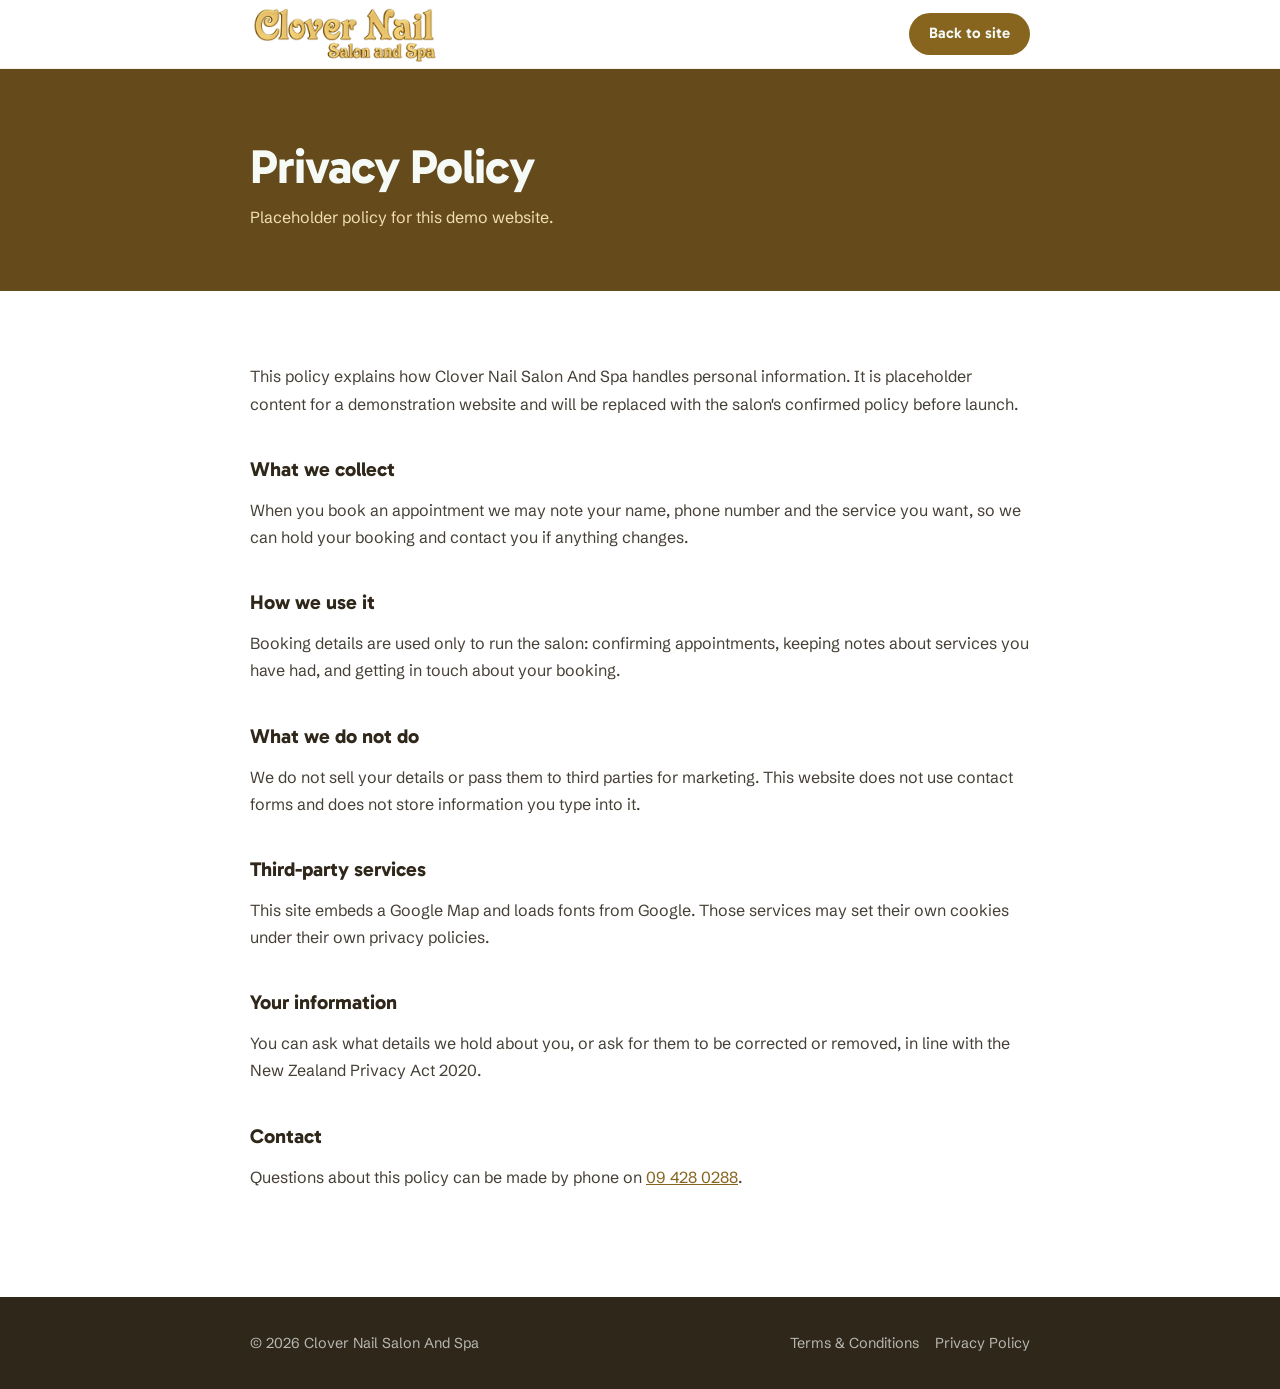
<file: privacy.html>
<!DOCTYPE html>
<html lang="en-NZ">
<head>
<meta charset="UTF-8">
<meta name="viewport" content="width=device-width, initial-scale=1">
<title>Privacy Policy | Clover Nail Salon And Spa</title>
<meta name="description" content="Privacy policy for Clover Nail Salon And Spa, Gulf Harbour, Auckland.">
<link rel="icon" href="data:image/svg+xml,%3Csvg xmlns='http://www.w3.org/2000/svg' viewBox='0 0 64 64'%3E%3Crect width='64' height='64' rx='16' fill='%2387651f'/%3E%3Ctext x='32' y='44' font-family='Georgia,serif' font-size='36' font-weight='bold' fill='%23ffffff' text-anchor='middle'%3EC%3C/text%3E%3C/svg%3E">
<link rel="preconnect" href="https://fonts.googleapis.com">
<link rel="preconnect" href="https://fonts.gstatic.com" crossorigin>
<link href="https://fonts.googleapis.com/css2?family=Gabarito:wght@500;600;700;800&family=Schibsted+Grotesk:wght@400;500;600&display=swap" rel="stylesheet">
<style>
:root{--ink:#30271b;--green:#87651f;--green-deep:#654b1c;--rose:#87651f;--rose-soft:#f1dfb3;--bg:#ffffff;--text:#453f36;--muted:#6d665b}
*,*::before,*::after{box-sizing:border-box}
body{margin:0;font-family:"Schibsted Grotesk",sans-serif;font-size:16px;line-height:1.7;color:var(--text);background:var(--bg)}
h1,h2{font-family:"Gabarito",sans-serif;color:var(--ink);line-height:1.15}
h1{font-size:clamp(2rem,5vw,3rem);letter-spacing:-.02em;margin:0 0 10px}
h2{font-size:1.25rem;margin:2em 0 .5em}
a{color:var(--green)}
.wrap{max-width:820px;margin:0 auto;padding:0 20px}
header{position:sticky;top:0;background:rgba(255,255,255,.9);backdrop-filter:blur(12px);border-bottom:1px solid rgba(112,83,29,.08);z-index:10}
.nav{display:flex;align-items:center;justify-content:space-between;height:68px}
.logo{font-family:"Gabarito",sans-serif;text-decoration:none;line-height:1;display:flex;flex-direction:column;gap:2px}
.logo .l1{font-weight:800;font-size:1.4rem;color:var(--green);letter-spacing:-.02em}
.logo .l2{font-size:.72rem;font-weight:600;letter-spacing:.3em;text-transform:uppercase;color:var(--rose)}
.back{display:inline-flex;align-items:center;height:42px;padding:0 20px;border-radius:999px;background:var(--green);color:#f4faf7;font-family:"Gabarito",sans-serif;font-weight:600;font-size:.95rem;line-height:1;text-decoration:none}
.back:hover{background:var(--green-deep)}
.hero-band{background:var(--green-deep);padding:70px 0 60px;animation:fadeIn .8s cubic-bezier(.16,1,.3,1)}
.hero-band h1{color:#f6faf7}
.hero-band p{color:var(--rose-soft);margin:0}
main{padding:56px 0 90px;animation:fadeIn 1s cubic-bezier(.16,1,.3,1)}
@keyframes fadeIn{from{opacity:0;transform:translateY(14px)}to{opacity:1;transform:none}}
@media (prefers-reduced-motion: reduce){.hero-band,main{animation:none}}
footer{background:var(--ink);color:rgba(240,245,241,.7);padding:34px 0;font-size:.9rem}
footer .wrap{display:flex;flex-wrap:wrap;justify-content:space-between;gap:12px}
footer a{color:rgba(240,245,241,.7);text-decoration:none}
footer a:hover{color:var(--rose-soft)}
.logo img{display:block;width:190px;height:auto;max-height:62px;object-fit:contain}a:focus-visible,button:focus-visible{outline:3px solid #b89142;outline-offset:5px}
</style>
</head>
<body>
<header>
  <div class="wrap nav">
    <a class="logo" href="index.html"><img src="img/clover-gold-logo.webp" alt="Clover Nail Salon and Spa" width="2172" height="724"></a>
    <a class="back" href="index.html">Back to site</a>
  </div>
</header>
<div class="hero-band">
  <div class="wrap">
    <h1>Privacy Policy</h1>
    <p>Placeholder policy for this demo website.</p>
  </div>
</div>
<main>
  <div class="wrap">
    <p>This policy explains how Clover Nail Salon And Spa handles personal information. It is placeholder content for a demonstration website and will be replaced with the salon's confirmed policy before launch.</p>
    <h2>What we collect</h2>
    <p>When you book an appointment we may note your name, phone number and the service you want, so we can hold your booking and contact you if anything changes.</p>
    <h2>How we use it</h2>
    <p>Booking details are used only to run the salon: confirming appointments, keeping notes about services you have had, and getting in touch about your booking.</p>
    <h2>What we do not do</h2>
    <p>We do not sell your details or pass them to third parties for marketing. This website does not use contact forms and does not store information you type into it.</p>
    <h2>Third-party services</h2>
    <p>This site embeds a Google Map and loads fonts from Google. Those services may set their own cookies under their own privacy policies.</p>
    <h2>Your information</h2>
    <p>You can ask what details we hold about you, or ask for them to be corrected or removed, in line with the New Zealand Privacy Act 2020.</p>
    <h2>Contact</h2>
    <p>Questions about this policy can be made by phone on <a href="tel:+6494280288">09 428 0288</a>.</p>
  </div>
</main>
<footer>
  <div class="wrap">
    <span>&copy; 2026 Clover Nail Salon And Spa</span>
    <span><a href="terms.html">Terms &amp; Conditions</a> &nbsp;&nbsp; <a href="privacy.html">Privacy Policy</a></span>
  </div>
</footer>
</body>
</html>
</file>
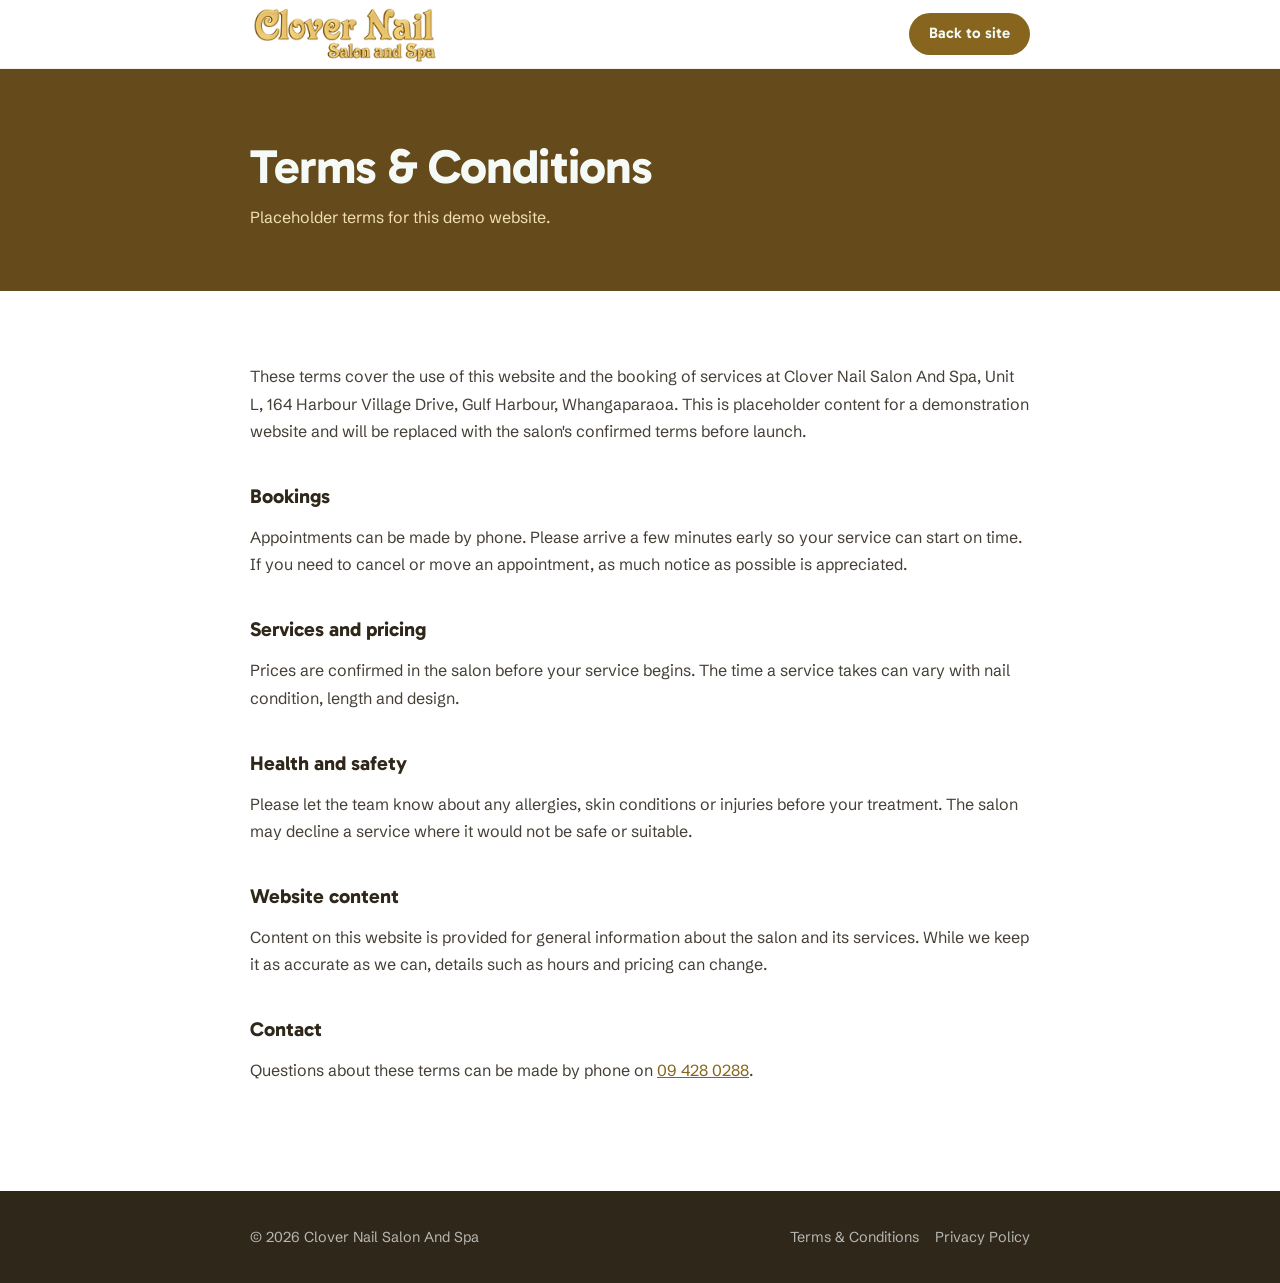
<file: terms.html>
<!DOCTYPE html>
<html lang="en-NZ">
<head>
<meta charset="UTF-8">
<meta name="viewport" content="width=device-width, initial-scale=1">
<title>Terms &amp; Conditions | Clover Nail Salon And Spa</title>
<meta name="description" content="Terms and conditions for Clover Nail Salon And Spa, Gulf Harbour, Auckland.">
<link rel="icon" href="data:image/svg+xml,%3Csvg xmlns='http://www.w3.org/2000/svg' viewBox='0 0 64 64'%3E%3Crect width='64' height='64' rx='16' fill='%2387651f'/%3E%3Ctext x='32' y='44' font-family='Georgia,serif' font-size='36' font-weight='bold' fill='%23ffffff' text-anchor='middle'%3EC%3C/text%3E%3C/svg%3E">
<link rel="preconnect" href="https://fonts.googleapis.com">
<link rel="preconnect" href="https://fonts.gstatic.com" crossorigin>
<link href="https://fonts.googleapis.com/css2?family=Gabarito:wght@500;600;700;800&family=Schibsted+Grotesk:wght@400;500;600&display=swap" rel="stylesheet">
<style>
:root{--ink:#30271b;--green:#87651f;--green-deep:#654b1c;--rose:#87651f;--rose-soft:#f1dfb3;--bg:#ffffff;--text:#453f36;--muted:#6d665b}
*,*::before,*::after{box-sizing:border-box}
body{margin:0;font-family:"Schibsted Grotesk",sans-serif;font-size:16px;line-height:1.7;color:var(--text);background:var(--bg)}
h1,h2{font-family:"Gabarito",sans-serif;color:var(--ink);line-height:1.15}
h1{font-size:clamp(2rem,5vw,3rem);letter-spacing:-.02em;margin:0 0 10px}
h2{font-size:1.25rem;margin:2em 0 .5em}
a{color:var(--green)}
.wrap{max-width:820px;margin:0 auto;padding:0 20px}
header{position:sticky;top:0;background:rgba(255,255,255,.9);backdrop-filter:blur(12px);border-bottom:1px solid rgba(112,83,29,.08);z-index:10}
.nav{display:flex;align-items:center;justify-content:space-between;height:68px}
.logo{font-family:"Gabarito",sans-serif;text-decoration:none;line-height:1;display:flex;flex-direction:column;gap:2px}
.logo .l1{font-weight:800;font-size:1.4rem;color:var(--green);letter-spacing:-.02em}
.logo .l2{font-size:.72rem;font-weight:600;letter-spacing:.3em;text-transform:uppercase;color:var(--rose)}
.back{display:inline-flex;align-items:center;height:42px;padding:0 20px;border-radius:999px;background:var(--green);color:#f4faf7;font-family:"Gabarito",sans-serif;font-weight:600;font-size:.95rem;line-height:1;text-decoration:none}
.back:hover{background:var(--green-deep)}
.hero-band{background:var(--green-deep);padding:70px 0 60px;animation:fadeIn .8s cubic-bezier(.16,1,.3,1)}
.hero-band h1{color:#f6faf7}
.hero-band p{color:var(--rose-soft);margin:0}
main{padding:56px 0 90px;animation:fadeIn 1s cubic-bezier(.16,1,.3,1)}
@keyframes fadeIn{from{opacity:0;transform:translateY(14px)}to{opacity:1;transform:none}}
@media (prefers-reduced-motion: reduce){.hero-band,main{animation:none}}
footer{background:var(--ink);color:rgba(240,245,241,.7);padding:34px 0;font-size:.9rem}
footer .wrap{display:flex;flex-wrap:wrap;justify-content:space-between;gap:12px}
footer a{color:rgba(240,245,241,.7);text-decoration:none}
footer a:hover{color:var(--rose-soft)}
.logo img{display:block;width:190px;height:auto;max-height:62px;object-fit:contain}a:focus-visible,button:focus-visible{outline:3px solid #b89142;outline-offset:5px}
</style>
</head>
<body>
<header>
  <div class="wrap nav">
    <a class="logo" href="index.html"><img src="img/clover-gold-logo.webp" alt="Clover Nail Salon and Spa" width="2172" height="724"></a>
    <a class="back" href="index.html">Back to site</a>
  </div>
</header>
<div class="hero-band">
  <div class="wrap">
    <h1>Terms &amp; Conditions</h1>
    <p>Placeholder terms for this demo website.</p>
  </div>
</div>
<main>
  <div class="wrap">
    <p>These terms cover the use of this website and the booking of services at Clover Nail Salon And Spa, Unit L, 164 Harbour Village Drive, Gulf Harbour, Whangaparaoa. This is placeholder content for a demonstration website and will be replaced with the salon's confirmed terms before launch.</p>
    <h2>Bookings</h2>
    <p>Appointments can be made by phone. Please arrive a few minutes early so your service can start on time. If you need to cancel or move an appointment, as much notice as possible is appreciated.</p>
    <h2>Services and pricing</h2>
    <p>Prices are confirmed in the salon before your service begins. The time a service takes can vary with nail condition, length and design.</p>
    <h2>Health and safety</h2>
    <p>Please let the team know about any allergies, skin conditions or injuries before your treatment. The salon may decline a service where it would not be safe or suitable.</p>
    <h2>Website content</h2>
    <p>Content on this website is provided for general information about the salon and its services. While we keep it as accurate as we can, details such as hours and pricing can change.</p>
    <h2>Contact</h2>
    <p>Questions about these terms can be made by phone on <a href="tel:+6494280288">09 428 0288</a>.</p>
  </div>
</main>
<footer>
  <div class="wrap">
    <span>&copy; 2026 Clover Nail Salon And Spa</span>
    <span><a href="terms.html">Terms &amp; Conditions</a> &nbsp;&nbsp; <a href="privacy.html">Privacy Policy</a></span>
  </div>
</footer>
</body>
</html>
</file>
<file: hero-clarity.css>
/* Clear photography with contrast only behind the hero copy. */
.hero::after{background:linear-gradient(90deg,rgba(19,17,12,.72) 0%,rgba(19,17,12,.48) 34%,rgba(19,17,12,.08) 65%,transparent 85%)}
.hero h1,.hero-sub{color:#fff;text-shadow:0 2px 12px rgba(0,0,0,.22)}
.hero h1 em,.hero-eyebrow{color:#f4d98d}
@media(max-width:700px){.hero::after{background:linear-gradient(90deg,rgba(19,17,12,.7),rgba(19,17,12,.25))}}
</file>
